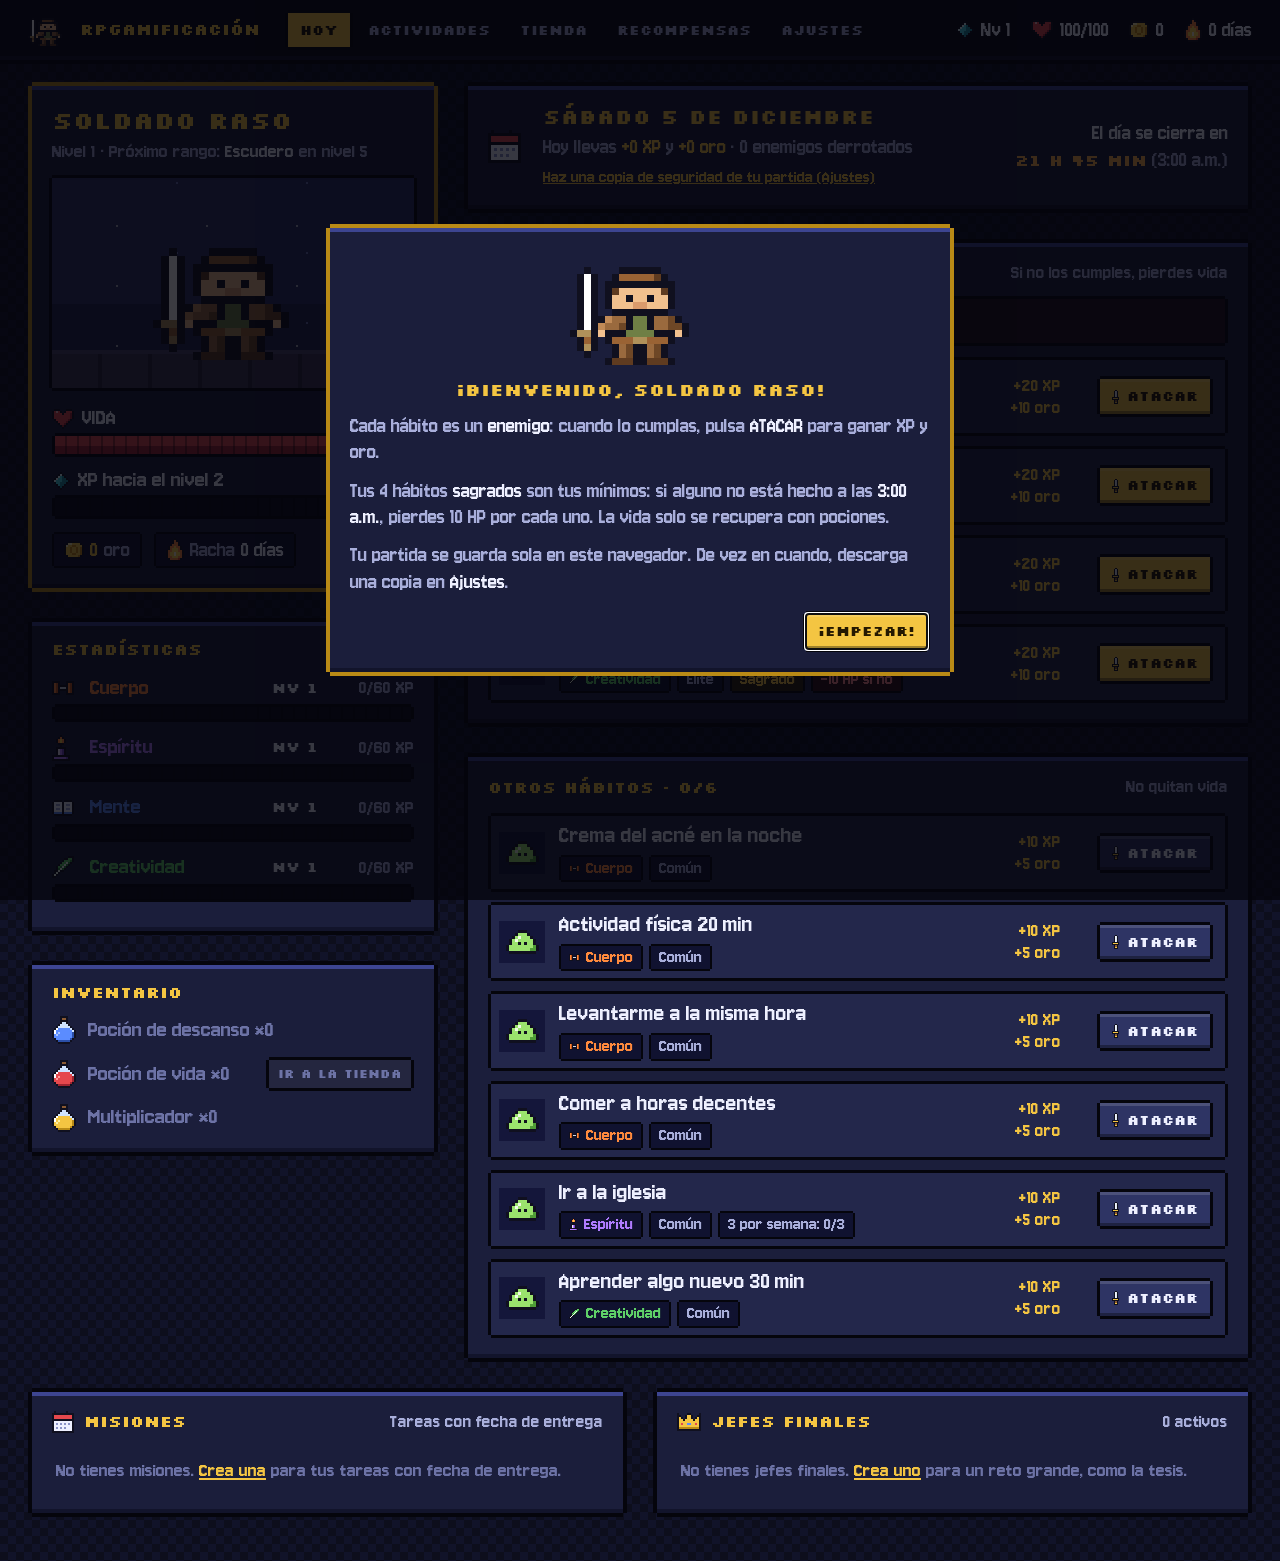
<file: index.html>
<!doctype html>
<html lang="es">
<head>
  <meta charset="utf-8">
  <meta name="viewport" content="width=device-width, initial-scale=1">
  <title>RPGamificación</title>
  <link rel="icon">
  <link rel="stylesheet" href="css/estilos.css">
</head>
<body>
  <header class="cabecera" id="cabecera"></header>
  <main id="app" class="envoltura"></main>

  <!-- El orden importa: primero los dibujos y las reglas, después las pantallas y al final app.js -->
  <script src="js/pixel.js"></script>
  <script src="js/motor.js"></script>
  <script src="js/guardado.js"></script>
  <script src="js/ui.js"></script>
  <script src="js/pantallas/hoy.js"></script>
  <script src="js/pantallas/actividades.js"></script>
  <script src="js/pantallas/formulario.js"></script>
  <script src="js/pantallas/tienda.js"></script>
  <script src="js/pantallas/recompensas.js"></script>
  <script src="js/pantallas/ajustes.js"></script>
  <script src="js/app.js"></script>
</body>
</html>
</file>
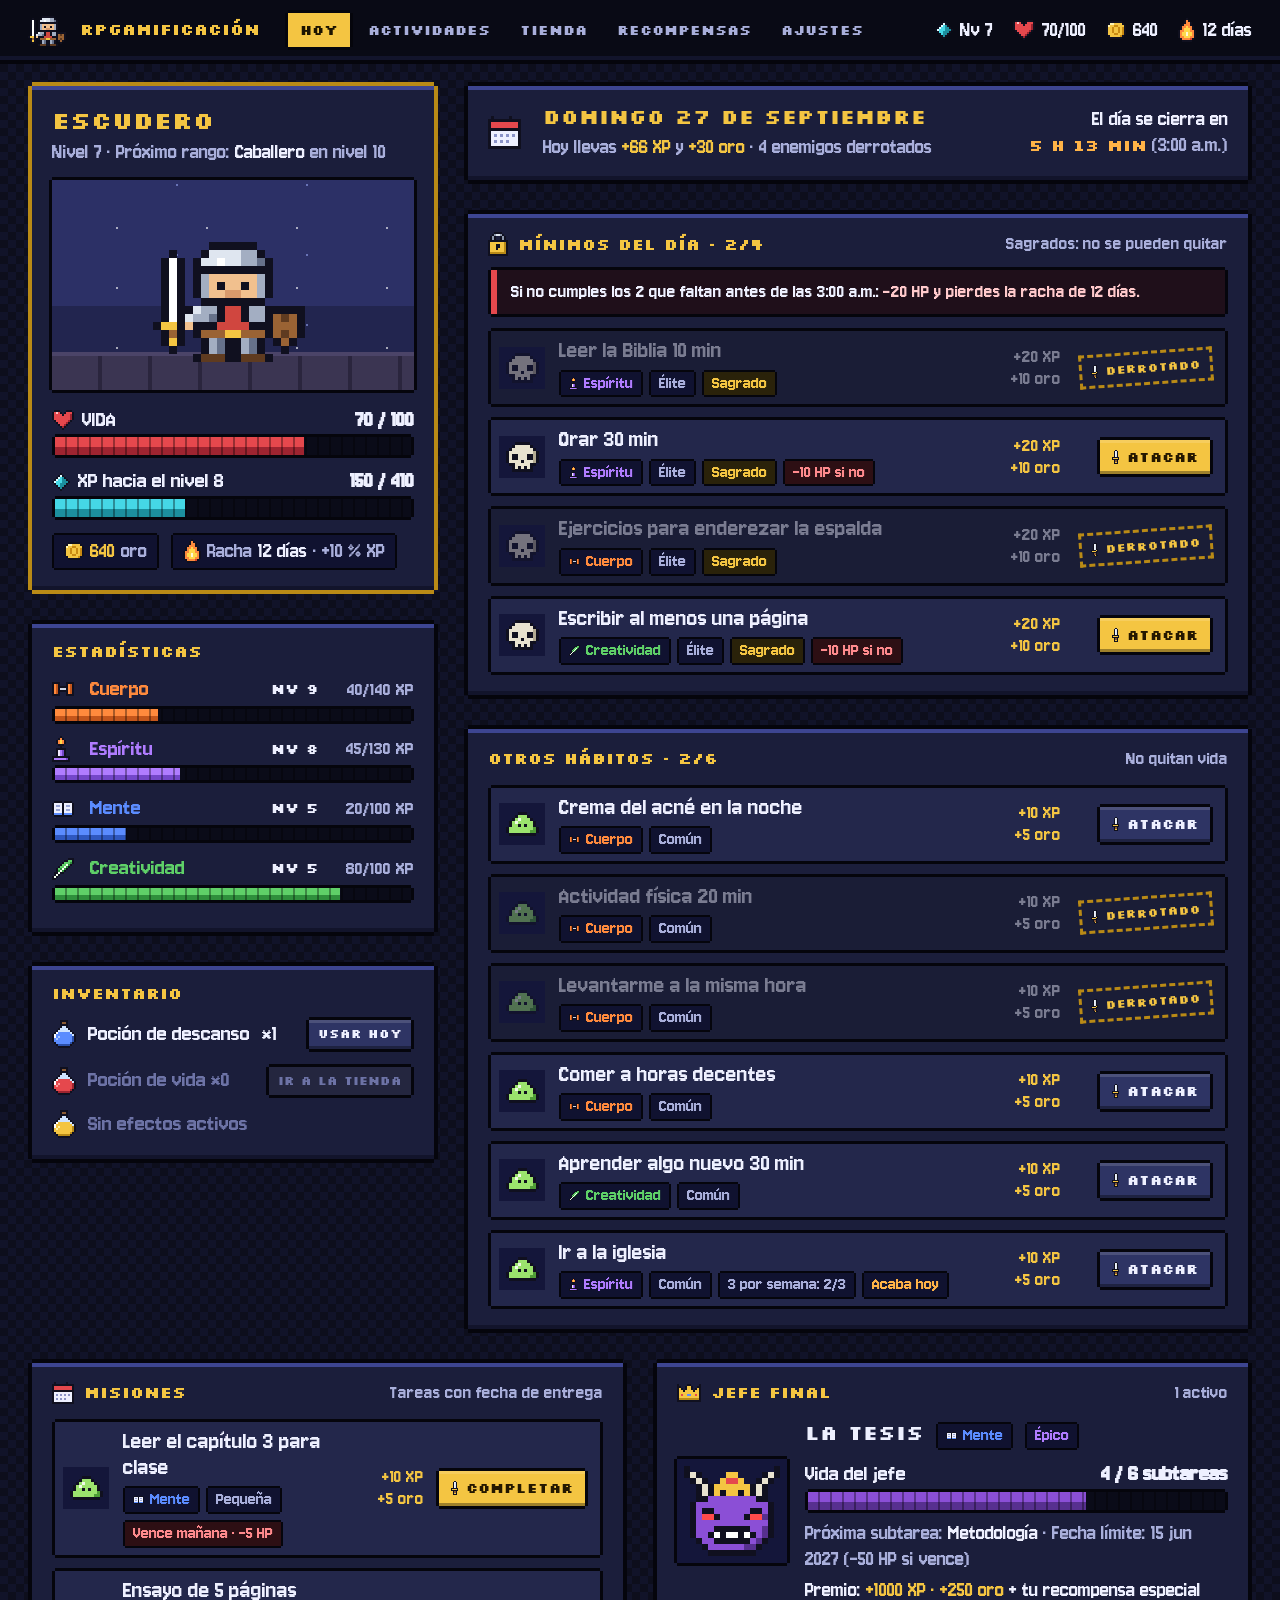
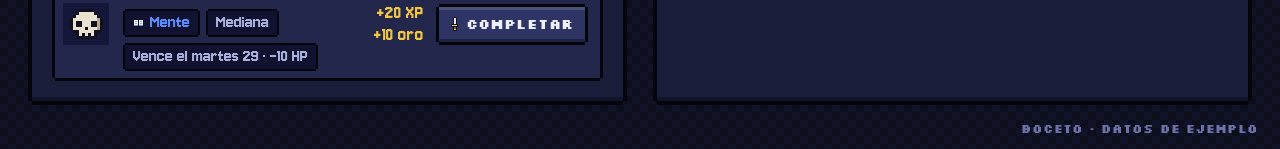
<file: mockups/fuente/01-hoy.html>
<!doctype html>
<html lang="es">
<head>
<meta charset="utf-8">
<title>Boceto · Hoy</title>
<link rel="stylesheet" href="estilos.css">
<script src="pixel.js"></script>
<script src="interfaz.js"></script>
<style>
  .hoy { display: grid; grid-template-columns: 410px 1fr; gap: 26px; align-items: start; }
  .col { display: flex; flex-direction: column; gap: 26px; }
  .rango { font-size: 24px; color: var(--oro); }
  .escenario {
    height: 210px; margin: 14px 0 16px; position: relative; display: flex; align-items: flex-end; justify-content: center;
    background: linear-gradient(#2c3066 0 60%, #22254f 60% 100%);
    box-shadow: 0 -3px 0 0 var(--linea), 0 3px 0 0 var(--linea), -3px 0 0 0 var(--linea), 3px 0 0 0 var(--linea);
    overflow: hidden;
  }
  .escenario::before { /* suelo de piedra */
    content: ""; position: absolute; left: 0; right: 0; bottom: 0; height: 38px;
    background: repeating-linear-gradient(90deg, #3b3552 0 46px, #2a253d 46px 50px);
    box-shadow: inset 0 4px 0 0 #4b4468;
  }
  .escenario .px { position: relative; margin-bottom: 20px; }
  .estrellas { position: absolute; inset: 0; background:
    radial-gradient(#fff 1px, transparent 1.5px) 20px 18px / 90px 60px,
    radial-gradient(#9fb0ff 1px, transparent 1.5px) 60px 40px / 130px 70px; opacity: .6; }
  .linea { display: flex; align-items: center; gap: 8px; font-size: 24px; margin-top: 12px; }
  .linea b { margin-left: auto; font-weight: 700; }
  .fila2 { display: flex; gap: 12px; margin-top: 16px; }
  .fila2 .chip { font-size: 22px; padding: 3px 10px; }
  .stats { display: grid; grid-template-columns: 26px 1fr auto auto; gap: 2px 12px; align-items: center; font-size: 24px; }
  .stats .nv { font-family: "Titulo"; font-weight: 700; font-size: 14px; color: var(--texto); }
  .stats .num { text-align: right; color: var(--suave); font-size: 21px; min-width: 84px; }
  .stats .barra { grid-column: 1 / -1; margin-bottom: 12px; }
  .inv { display: flex; flex-direction: column; gap: 12px; }
  .inv .it { display: flex; align-items: center; gap: 12px; font-size: 24px; }
  .inv .it .btn { margin-left: auto; }
  .dia { display: flex; align-items: center; gap: 22px; }
  .dia .fecha { font-family: "Titulo"; font-weight: 700; font-size: 20px; color: var(--oro); }
  .dia .reloj { margin-left: auto; text-align: right; font-size: 22px; }
  .dia .reloj b { font-family: "Titulo"; font-weight: 700; font-size: 16px; color: var(--aviso); }
  .jefe { display: grid; grid-template-columns: 110px 1fr; gap: 18px; align-items: center; }
  .jefe .retrato { width: 110px; height: 104px; display: grid; place-items: center; background: #14163a;
    box-shadow: 0 -3px 0 0 var(--linea), 0 3px 0 0 var(--linea), -3px 0 0 0 var(--linea), 3px 0 0 0 var(--linea); }
  .inferior { display: grid; grid-template-columns: 1fr 1fr; gap: 26px; margin-top: 26px; }
</style>
</head>
<body data-pagina="hoy">
<main class="envoltura">
  <div class="hoy">
    <!-- Columna izquierda: el personaje -->
    <div class="col">
      <section class="caja dorada">
        <div style="display:flex;align-items:center;gap:12px">
          <div>
            <div class="pixel rango">ESCUDERO</div>
            <div class="suave" style="font-size:22px;margin-top:4px">Nivel 7 · Próximo rango: <b style="color:var(--texto)">Caballero</b> en nivel 10</div>
          </div>
        </div>
        <div class="escenario"><div class="estrellas"></div><span data-px="k:escudero" data-s="8"></span></div>
        <div class="linea"><span data-px="corazon" data-s="2"></span>VIDA <b>70 / 100</b></div>
        <div class="barra vida" style="--p:70%"><i></i></div>
        <div class="linea"><span data-px="xp" data-s="2"></span>XP hacia el nivel 8 <b>150 / 410</b></div>
        <div class="barra xp" style="--p:36.6%"><i></i></div>
        <div class="fila2">
          <span class="chip"><span data-px="moneda" data-s="2"></span><b class="oro">640</b> oro</span>
          <span class="chip"><span data-px="llama" data-s="2"></span>Racha <b style="color:var(--texto)">12 días</b> · +10 % XP</span>
        </div>
      </section>

      <section class="caja">
        <h2 class="titulo">ESTADÍSTICAS</h2>
        <div class="stats">
          <span data-px="cuerpo" data-s="2"></span><span class="c-cuerpo">Cuerpo</span><span class="nv">NV 9</span><span class="num">40/140 XP</span>
          <div class="barra fina" style="--p:29%;--c1:var(--cuerpo);--c2:var(--cuerpo-2)"><i></i></div>
          <span data-px="espiritu" data-s="2"></span><span class="c-espiritu">Espíritu</span><span class="nv">NV 8</span><span class="num">45/130 XP</span>
          <div class="barra fina" style="--p:35%;--c1:var(--espiritu);--c2:var(--espiritu-2)"><i></i></div>
          <span data-px="mente" data-s="2"></span><span class="c-mente">Mente</span><span class="nv">NV 5</span><span class="num">20/100 XP</span>
          <div class="barra fina" style="--p:20%;--c1:var(--mente);--c2:var(--mente-2)"><i></i></div>
          <span data-px="creatividad" data-s="2"></span><span class="c-creatividad">Creatividad</span><span class="nv">NV 5</span><span class="num">80/100 XP</span>
          <div class="barra fina" style="--p:80%;--c1:var(--creatividad);--c2:var(--creatividad-2)"><i></i></div>
        </div>
      </section>

      <section class="caja">
        <h2 class="titulo">INVENTARIO</h2>
        <div class="inv">
          <div class="it"><span data-px="descanso" data-s="2"></span>Poción de descanso <b>×1</b><span class="btn chico">USAR HOY</span></div>
          <div class="it tenue"><span data-px="pocion" data-s="2"></span>Poción de vida ×0<span class="btn chico apagado">IR A LA TIENDA</span></div>
          <div class="it tenue"><span data-px="elixir" data-s="2"></span>Sin efectos activos</div>
        </div>
      </section>
    </div>

    <!-- Columna derecha: el día -->
    <div class="col">
      <section class="caja dia">
        <span data-px="calendario" data-s="3"></span>
        <div>
          <div class="fecha">DOMINGO 27 DE SEPTIEMBRE</div>
          <div class="suave" style="margin-top:6px">Hoy llevas <b class="oro">+66 XP</b> y <b class="oro">+30 oro</b> · 4 enemigos derrotados</div>
        </div>
        <div class="reloj">El día se cierra en<br><b>5 H 13 MIN</b> <span class="suave">(3:00 a.m.)</span></div>
      </section>

      <section class="caja">
        <h2 class="titulo"><span data-px="candado" data-s="2"></span>MÍNIMOS DEL DÍA · 2/4 <span class="der">Sagrados: no se pueden quitar</span></h2>
        <div class="nota peligro" style="margin-bottom:14px"><b>Si no cumples los 2 que faltan antes de las 3:00 a.m.:</b> −20 HP y pierdes la racha de 12 días.</div>
        <div class="lista">
          <div class="enemigo hecho">
            <div class="retrato"><span data-px="elite" data-s="3"></span></div>
            <div><div class="nombre">Leer la Biblia 10 min</div>
              <div class="meta"><span class="chip espiritu"><span data-px="espiritu" data-s="1"></span>Espíritu</span><span class="chip">Élite</span><span class="chip sagrado">Sagrado</span></div></div>
            <div class="premio">+20 XP<br>+10 oro</div>
            <div class="accion"><span class="sello"><span data-px="espada" data-s="1"></span>DERROTADO</span></div>
          </div>
          <div class="enemigo">
            <div class="retrato"><span data-px="elite" data-s="3"></span></div>
            <div><div class="nombre">Orar 30 min</div>
              <div class="meta"><span class="chip espiritu"><span data-px="espiritu" data-s="1"></span>Espíritu</span><span class="chip">Élite</span><span class="chip sagrado">Sagrado</span><span class="chip minimo">−10 HP si no</span></div></div>
            <div class="premio oro">+20 XP<br>+10 oro</div>
            <div class="accion"><span class="btn dorado"><span data-px="espada" data-s="1"></span>ATACAR</span></div>
          </div>
          <div class="enemigo hecho">
            <div class="retrato"><span data-px="elite" data-s="3"></span></div>
            <div><div class="nombre">Ejercicios para enderezar la espalda</div>
              <div class="meta"><span class="chip cuerpo"><span data-px="cuerpo" data-s="1"></span>Cuerpo</span><span class="chip">Élite</span><span class="chip sagrado">Sagrado</span></div></div>
            <div class="premio">+20 XP<br>+10 oro</div>
            <div class="accion"><span class="sello"><span data-px="espada" data-s="1"></span>DERROTADO</span></div>
          </div>
          <div class="enemigo">
            <div class="retrato"><span data-px="elite" data-s="3"></span></div>
            <div><div class="nombre">Escribir al menos una página</div>
              <div class="meta"><span class="chip creatividad"><span data-px="creatividad" data-s="1"></span>Creatividad</span><span class="chip">Élite</span><span class="chip sagrado">Sagrado</span><span class="chip minimo">−10 HP si no</span></div></div>
            <div class="premio oro">+20 XP<br>+10 oro</div>
            <div class="accion"><span class="btn dorado"><span data-px="espada" data-s="1"></span>ATACAR</span></div>
          </div>
        </div>
      </section>

      <section class="caja">
        <h2 class="titulo">OTROS HÁBITOS · 2/6 <span class="der">No quitan vida</span></h2>
        <div class="lista">
          <div class="enemigo">
            <div class="retrato"><span data-px="comun" data-s="3"></span></div>
            <div><div class="nombre">Crema del acné en la noche</div>
              <div class="meta"><span class="chip cuerpo"><span data-px="cuerpo" data-s="1"></span>Cuerpo</span><span class="chip">Común</span></div></div>
            <div class="premio oro">+10 XP<br>+5 oro</div>
            <div class="accion"><span class="btn"><span data-px="espada" data-s="1"></span>ATACAR</span></div>
          </div>
          <div class="enemigo hecho">
            <div class="retrato"><span data-px="comun" data-s="3"></span></div>
            <div><div class="nombre">Actividad física 20 min</div>
              <div class="meta"><span class="chip cuerpo"><span data-px="cuerpo" data-s="1"></span>Cuerpo</span><span class="chip">Común</span></div></div>
            <div class="premio">+10 XP<br>+5 oro</div>
            <div class="accion"><span class="sello"><span data-px="espada" data-s="1"></span>DERROTADO</span></div>
          </div>
          <div class="enemigo hecho">
            <div class="retrato"><span data-px="comun" data-s="3"></span></div>
            <div><div class="nombre">Levantarme a la misma hora</div>
              <div class="meta"><span class="chip cuerpo"><span data-px="cuerpo" data-s="1"></span>Cuerpo</span><span class="chip">Común</span></div></div>
            <div class="premio">+10 XP<br>+5 oro</div>
            <div class="accion"><span class="sello"><span data-px="espada" data-s="1"></span>DERROTADO</span></div>
          </div>
          <div class="enemigo">
            <div class="retrato"><span data-px="comun" data-s="3"></span></div>
            <div><div class="nombre">Comer a horas decentes</div>
              <div class="meta"><span class="chip cuerpo"><span data-px="cuerpo" data-s="1"></span>Cuerpo</span><span class="chip">Común</span></div></div>
            <div class="premio oro">+10 XP<br>+5 oro</div>
            <div class="accion"><span class="btn"><span data-px="espada" data-s="1"></span>ATACAR</span></div>
          </div>
          <div class="enemigo">
            <div class="retrato"><span data-px="comun" data-s="3"></span></div>
            <div><div class="nombre">Aprender algo nuevo 30 min</div>
              <div class="meta"><span class="chip creatividad"><span data-px="creatividad" data-s="1"></span>Creatividad</span><span class="chip">Común</span></div></div>
            <div class="premio oro">+10 XP<br>+5 oro</div>
            <div class="accion"><span class="btn"><span data-px="espada" data-s="1"></span>ATACAR</span></div>
          </div>
          <div class="enemigo">
            <div class="retrato"><span data-px="comun" data-s="3"></span></div>
            <div><div class="nombre">Ir a la iglesia</div>
              <div class="meta"><span class="chip espiritu"><span data-px="espiritu" data-s="1"></span>Espíritu</span><span class="chip">Común</span><span class="chip">3 por semana: 2/3</span><span class="chip" style="color:var(--aviso)">Acaba hoy</span></div></div>
            <div class="premio oro">+10 XP<br>+5 oro</div>
            <div class="accion"><span class="btn"><span data-px="espada" data-s="1"></span>ATACAR</span></div>
          </div>
        </div>
      </section>
    </div>
  </div>

  <div class="inferior">
    <section class="caja">
      <h2 class="titulo"><span data-px="calendario" data-s="2"></span>MISIONES <span class="der">Tareas con fecha de entrega</span></h2>
      <div class="lista">
        <div class="enemigo" style="grid-template-columns:46px 1fr auto 150px">
          <div class="retrato"><span data-px="comun" data-s="3"></span></div>
          <div><div class="nombre">Leer el capítulo 3 para clase</div>
            <div class="meta"><span class="chip mente"><span data-px="mente" data-s="1"></span>Mente</span><span class="chip">Pequeña</span><span class="chip minimo">Vence mañana · −5 HP</span></div></div>
          <div class="premio oro">+10 XP<br>+5 oro</div>
          <div class="accion"><span class="btn dorado"><span data-px="espada" data-s="1"></span>COMPLETAR</span></div>
        </div>
        <div class="enemigo" style="grid-template-columns:46px 1fr auto 150px">
          <div class="retrato"><span data-px="elite" data-s="3"></span></div>
          <div><div class="nombre">Ensayo de 5 páginas</div>
            <div class="meta"><span class="chip mente"><span data-px="mente" data-s="1"></span>Mente</span><span class="chip">Mediana</span><span class="chip">Vence el martes 29 · −10 HP</span></div></div>
          <div class="premio oro">+20 XP<br>+10 oro</div>
          <div class="accion"><span class="btn"><span data-px="espada" data-s="1"></span>COMPLETAR</span></div>
        </div>
      </div>
    </section>

    <section class="caja">
      <h2 class="titulo"><span data-px="corona" data-s="2"></span>JEFE FINAL <span class="der">1 activo</span></h2>
      <div class="jefe">
        <div class="retrato"><span data-px="jefe" data-s="6"></span></div>
        <div>
          <div style="display:flex;align-items:baseline;gap:12px"><span class="pixel" style="font-size:20px">LA TESIS</span><span class="chip mente"><span data-px="mente" data-s="1"></span>Mente</span><span class="chip" style="color:var(--espiritu)">Épico</span></div>
          <div class="linea" style="margin-top:10px">Vida del jefe <b>4 / 6 subtareas</b></div>
          <div class="barra jefe" style="--p:66.6%"><i></i></div>
          <div class="suave" style="font-size:22px;margin-top:10px">Próxima subtarea: <b style="color:var(--texto)">Metodología</b> · Fecha límite: 15 jun 2027 (−50 HP si vence)</div>
          <div style="font-size:22px;margin-top:4px">Premio: <b class="oro">+1000 XP · +250 oro</b> + tu recompensa especial</div>
        </div>
      </div>
    </section>
  </div>
</main>
</body>
</html>
</file>
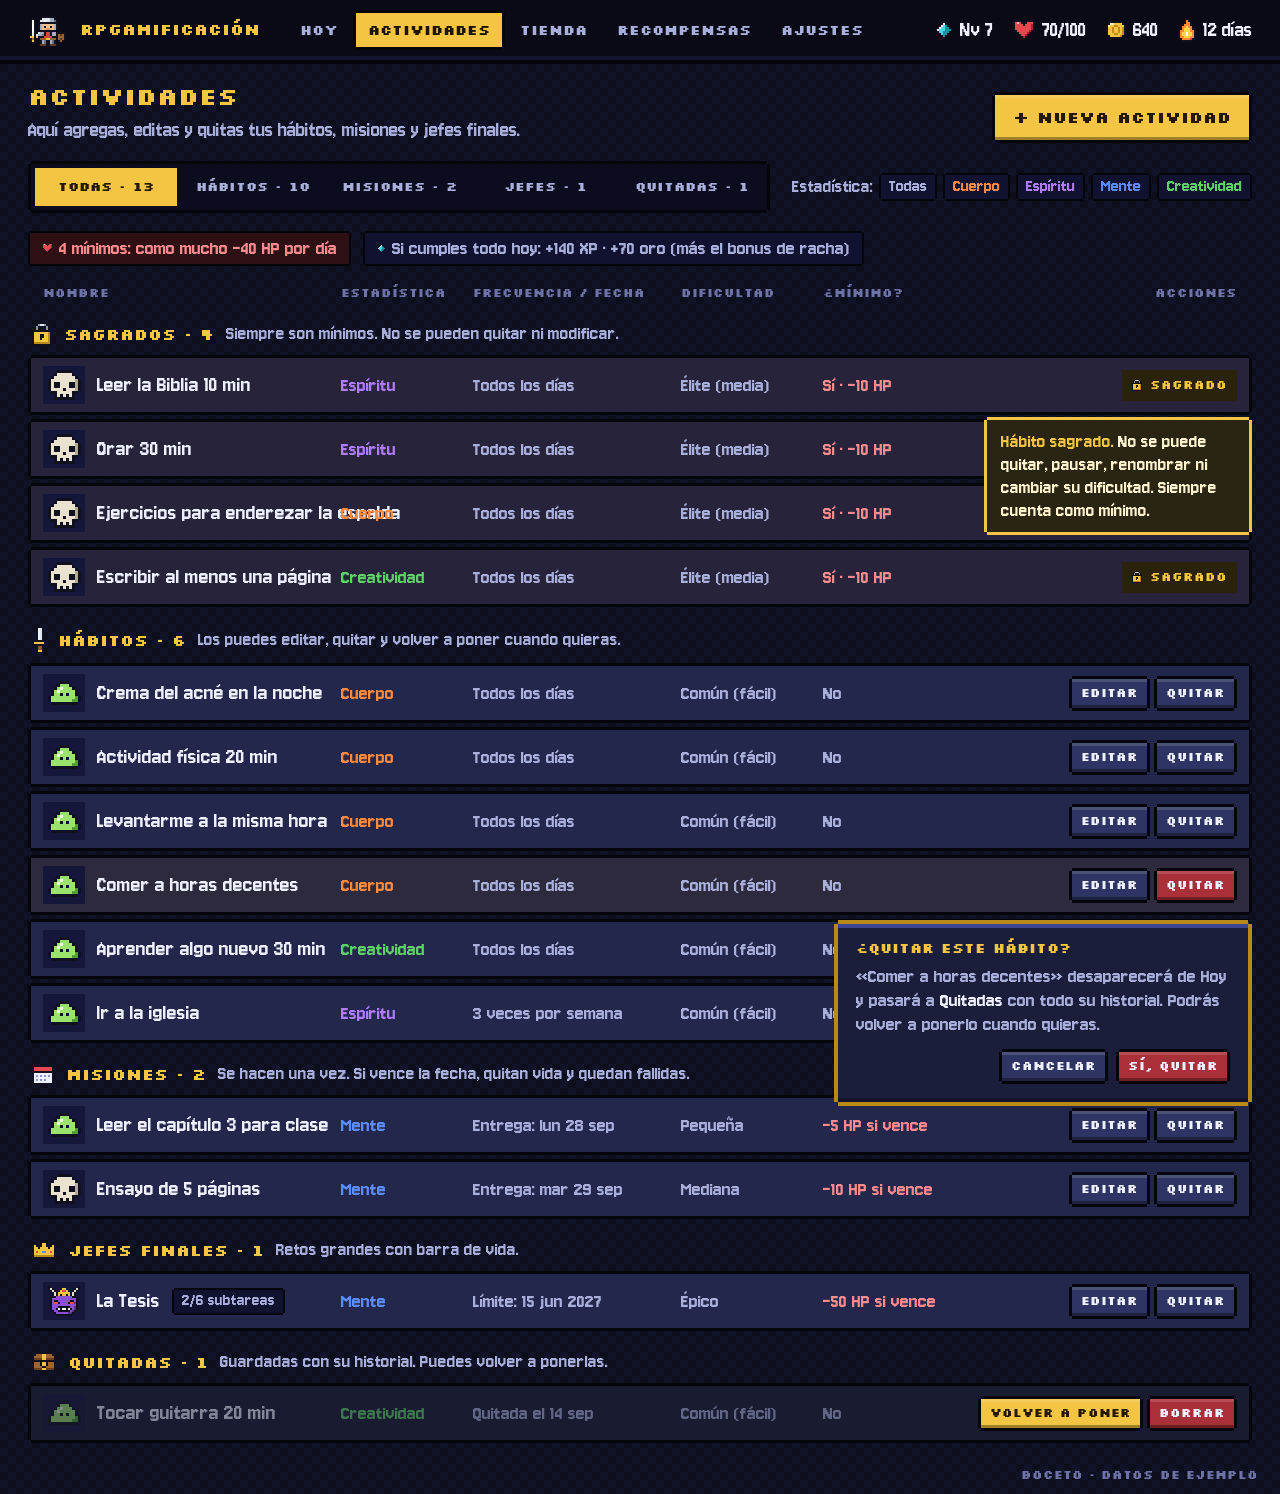
<file: mockups/fuente/02-actividades.html>
<!doctype html>
<html lang="es">
<head>
<meta charset="utf-8">
<title>Boceto · Actividades</title>
<link rel="stylesheet" href="estilos.css">
<script src="pixel.js"></script>
<script src="interfaz.js"></script>
<style>
  .encabezado { display: flex; align-items: flex-end; gap: 20px; margin-bottom: 18px; }
  .encabezado .btn { margin-left: auto; }
  .filtros { display: flex; gap: 22px; align-items: center; margin-bottom: 18px; }
  .filtros .pestanas { width: 820px; }
  .filtros .pestanas > div { font-size: 13px; }
  .filtros .stat { display: flex; gap: 6px; align-items: center; font-size: 20px; color: var(--suave); }
  .resumen { display: flex; gap: 12px; margin: 0 0 20px; }
  .resumen .chip { font-size: 21px; padding: 3px 12px; }
  .tabla { position: relative; }
  .fila {
    display: grid; grid-template-columns: minmax(0, 1fr) 120px 196px 130px 140px 262px; gap: 12px; align-items: center;
    padding: 8px 12px; background: var(--panel-2); margin: 3px 3px 10px;
    box-shadow: 0 -3px 0 0 var(--linea), 0 3px 0 0 var(--linea), -3px 0 0 0 var(--linea), 3px 0 0 0 var(--linea);
  }
  .fila.cab { background: none; box-shadow: none; padding: 0 12px; margin-bottom: 8px; }
  .fila.cab > div { font-family: "Titulo"; font-weight: 700; font-size: 12px; color: var(--tenue); }
  .fila .nom { display: flex; align-items: center; gap: 12px; font-size: 23px; white-space: nowrap; }
  .fila .nom .retrato { width: 42px; height: 38px; display: grid; place-items: center; background: #14163a; flex: none; }
  .fila .cel { font-size: 21px; color: var(--suave); }
  .fila .acc { display: flex; justify-content: flex-end; gap: 4px; }
  .fila .c-cuerpo { color: var(--cuerpo); } .fila .c-espiritu { color: var(--espiritu); }
  .fila .c-mente { color: var(--mente); } .fila .c-creatividad { color: var(--creatividad); } .fila .rojo { color: #ff8a8d; }
  .fila.sagrada { background: #26233a; }
  .fila.quitada { background: #191b31; }
  .fila.quitada .nom, .fila.quitada .cel { opacity: .5; }
  .seccion { display: flex; align-items: center; gap: 12px; margin: 22px 4px 12px; }
  .seccion .t { font-family: "Titulo"; font-weight: 700; font-size: 16px; color: var(--oro); }
  .seccion .d { font-size: 20px; color: var(--suave); }
  .candado { font-family: "Titulo"; font-weight: 700; font-size: 12px; color: var(--oro); display: inline-flex; gap: 8px; align-items: center;
    padding: 8px 10px; background: #2a220a; }
  .confirmar { position: absolute; right: -6px; width: 430px; z-index: 6; padding: 16px 18px 18px; }
  .confirmar .t { font-family: "Titulo"; font-weight: 700; font-size: 14px; color: var(--oro); margin-bottom: 8px; }
  .confirmar p { margin: 0 0 12px; font-size: 21px; color: var(--suave); line-height: 1.15; }
  .confirmar .bts { display: flex; justify-content: flex-end; gap: 8px; }
  .flecha { position: absolute; width: 0; height: 0; border: 12px solid transparent; }
</style>
</head>
<body data-pagina="actividades">
<main class="envoltura">
  <div class="encabezado">
    <div>
      <h1 class="pagina">ACTIVIDADES</h1>
      <div class="suave">Aquí agregas, editas y quitas tus hábitos, misiones y jefes finales.</div>
    </div>
    <span class="btn dorado grande">+ NUEVA ACTIVIDAD</span>
  </div>

  <div class="filtros">
    <div class="pestanas">
      <div class="activa">TODAS · 13</div><div>HÁBITOS · 10</div><div>MISIONES · 2</div><div>JEFES · 1</div><div>QUITADAS · 1</div>
    </div>
    <div class="stat">Estadística:
      <span class="chip">Todas</span><span class="chip cuerpo">Cuerpo</span><span class="chip espiritu">Espíritu</span><span class="chip mente">Mente</span><span class="chip creatividad">Creatividad</span>
    </div>
  </div>

  <div class="resumen">
    <span class="chip minimo"><span data-px="corazon" data-s="1"></span>4 mínimos: como mucho −40 HP por día</span>
    <span class="chip"><span data-px="xp" data-s="1"></span>Si cumples todo hoy: +140 XP · +70 oro (más el bonus de racha)</span>
  </div>

  <div class="tabla">
    <div class="fila cab"><div>NOMBRE</div><div>ESTADÍSTICA</div><div>FRECUENCIA / FECHA</div><div>DIFICULTAD</div><div>¿MÍNIMO?</div><div style="text-align:right">ACCIONES</div></div>

    <div class="seccion"><span data-px="candado" data-s="2"></span><span class="t">SAGRADOS · 4</span><span class="d">Siempre son mínimos. No se pueden quitar ni modificar.</span></div>
    <div class="fila sagrada">
      <div class="nom"><span class="retrato"><span data-px="elite" data-s="3"></span></span>Leer la Biblia 10 min</div>
      <div class="cel c-espiritu">Espíritu</div><div class="cel">Todos los días</div><div class="cel">Élite (media)</div>
      <div class="cel rojo">Sí · −10 HP</div><div class="acc"><span class="candado" id="candado1"><span data-px="candado" data-s="1"></span>SAGRADO</span></div>
    </div>
    <div class="globo" style="right:3px;top:134px;width:262px">
      <b style="color:var(--oro)">Hábito sagrado.</b> No se puede quitar, pausar, renombrar ni cambiar su dificultad. Siempre cuenta como mínimo.
    </div>
    <div class="fila sagrada">
      <div class="nom"><span class="retrato"><span data-px="elite" data-s="3"></span></span>Orar 30 min</div>
      <div class="cel c-espiritu">Espíritu</div><div class="cel">Todos los días</div><div class="cel">Élite (media)</div>
      <div class="cel rojo">Sí · −10 HP</div><div class="acc"><span class="candado"><span data-px="candado" data-s="1"></span>SAGRADO</span></div>
    </div>
    <div class="fila sagrada">
      <div class="nom"><span class="retrato"><span data-px="elite" data-s="3"></span></span>Ejercicios para enderezar la espalda</div>
      <div class="cel c-cuerpo">Cuerpo</div><div class="cel">Todos los días</div><div class="cel">Élite (media)</div>
      <div class="cel rojo">Sí · −10 HP</div><div class="acc"><span class="candado"><span data-px="candado" data-s="1"></span>SAGRADO</span></div>
    </div>
    <div class="fila sagrada">
      <div class="nom"><span class="retrato"><span data-px="elite" data-s="3"></span></span>Escribir al menos una página</div>
      <div class="cel c-creatividad">Creatividad</div><div class="cel">Todos los días</div><div class="cel">Élite (media)</div>
      <div class="cel rojo">Sí · −10 HP</div><div class="acc"><span class="candado"><span data-px="candado" data-s="1"></span>SAGRADO</span></div>
    </div>

    <div class="seccion"><span data-px="espada" data-s="2"></span><span class="t">HÁBITOS · 6</span><span class="d">Los puedes editar, quitar y volver a poner cuando quieras.</span></div>
    <div class="fila">
      <div class="nom"><span class="retrato"><span data-px="comun" data-s="3"></span></span>Crema del acné en la noche</div>
      <div class="cel c-cuerpo">Cuerpo</div><div class="cel">Todos los días</div><div class="cel">Común (fácil)</div>
      <div class="cel">No</div><div class="acc"><span class="btn chico">EDITAR</span><span class="btn chico">QUITAR</span></div>
    </div>
    <div class="fila">
      <div class="nom"><span class="retrato"><span data-px="comun" data-s="3"></span></span>Actividad física 20 min</div>
      <div class="cel c-cuerpo">Cuerpo</div><div class="cel">Todos los días</div><div class="cel">Común (fácil)</div>
      <div class="cel">No</div><div class="acc"><span class="btn chico">EDITAR</span><span class="btn chico">QUITAR</span></div>
    </div>
    <div class="fila">
      <div class="nom"><span class="retrato"><span data-px="comun" data-s="3"></span></span>Levantarme a la misma hora</div>
      <div class="cel c-cuerpo">Cuerpo</div><div class="cel">Todos los días</div><div class="cel">Común (fácil)</div>
      <div class="cel">No</div><div class="acc"><span class="btn chico">EDITAR</span><span class="btn chico">QUITAR</span></div>
    </div>
    <div class="fila" style="background:#2c2a3c">
      <div class="nom"><span class="retrato"><span data-px="comun" data-s="3"></span></span>Comer a horas decentes</div>
      <div class="cel c-cuerpo">Cuerpo</div><div class="cel">Todos los días</div><div class="cel">Común (fácil)</div>
      <div class="cel">No</div><div class="acc"><span class="btn chico">EDITAR</span><span class="btn chico peligro">QUITAR</span></div>
    </div>
    <div class="caja dorada confirmar" style="top:634px;width:410px;right:0">
      <div class="t">¿QUITAR ESTE HÁBITO?</div>
      <p>«Comer a horas decentes» desaparecerá de Hoy y pasará a <b>Quitadas</b> con todo su historial. Podrás volver a ponerlo cuando quieras.</p>
      <div class="bts"><span class="btn chico">CANCELAR</span><span class="btn chico peligro">SÍ, QUITAR</span></div>
    </div>
    <div class="fila">
      <div class="nom"><span class="retrato"><span data-px="comun" data-s="3"></span></span>Aprender algo nuevo 30 min</div>
      <div class="cel c-creatividad">Creatividad</div><div class="cel">Todos los días</div><div class="cel">Común (fácil)</div>
      <div class="cel">No</div><div class="acc"><span class="btn chico">EDITAR</span><span class="btn chico">QUITAR</span></div>
    </div>
    <div class="fila">
      <div class="nom"><span class="retrato"><span data-px="comun" data-s="3"></span></span>Ir a la iglesia</div>
      <div class="cel c-espiritu">Espíritu</div><div class="cel">3 veces por semana</div><div class="cel">Común (fácil)</div>
      <div class="cel">No</div><div class="acc"><span class="btn chico">EDITAR</span><span class="btn chico">QUITAR</span></div>
    </div>

    <div class="seccion"><span data-px="calendario" data-s="2"></span><span class="t">MISIONES · 2</span><span class="d">Se hacen una vez. Si vence la fecha, quitan vida y quedan fallidas.</span></div>
    <div class="fila">
      <div class="nom"><span class="retrato"><span data-px="comun" data-s="3"></span></span>Leer el capítulo 3 para clase</div>
      <div class="cel c-mente">Mente</div><div class="cel">Entrega: lun 28 sep</div><div class="cel">Pequeña</div>
      <div class="cel rojo">−5 HP si vence</div><div class="acc"><span class="btn chico">EDITAR</span><span class="btn chico">QUITAR</span></div>
    </div>
    <div class="fila">
      <div class="nom"><span class="retrato"><span data-px="elite" data-s="3"></span></span>Ensayo de 5 páginas</div>
      <div class="cel c-mente">Mente</div><div class="cel">Entrega: mar 29 sep</div><div class="cel">Mediana</div>
      <div class="cel rojo">−10 HP si vence</div><div class="acc"><span class="btn chico">EDITAR</span><span class="btn chico">QUITAR</span></div>
    </div>

    <div class="seccion"><span data-px="corona" data-s="2"></span><span class="t">JEFES FINALES · 1</span><span class="d">Retos grandes con barra de vida.</span></div>
    <div class="fila">
      <div class="nom"><span class="retrato"><span data-px="jefe" data-s="2"></span></span>La Tesis <span class="chip" style="font-size:18px">2/6 subtareas</span></div>
      <div class="cel c-mente">Mente</div><div class="cel">Límite: 15 jun 2027</div><div class="cel">Épico</div>
      <div class="cel rojo">−50 HP si vence</div><div class="acc"><span class="btn chico">EDITAR</span><span class="btn chico">QUITAR</span></div>
    </div>

    <div class="seccion"><span data-px="cofre" data-s="2"></span><span class="t">QUITADAS · 1</span><span class="d">Guardadas con su historial. Puedes volver a ponerlas.</span></div>
    <div class="fila quitada">
      <div class="nom"><span class="retrato"><span data-px="comun" data-s="3"></span></span>Tocar guitarra 20 min</div>
      <div class="cel c-creatividad">Creatividad</div><div class="cel">Quitada el 14 sep</div><div class="cel">Común (fácil)</div>
      <div class="cel">No</div><div class="acc" style="opacity:1"><span class="btn chico dorado">VOLVER A PONER</span><span class="btn chico peligro">BORRAR</span></div>
    </div>
  </div>
</main>
</body>
</html>
</file>
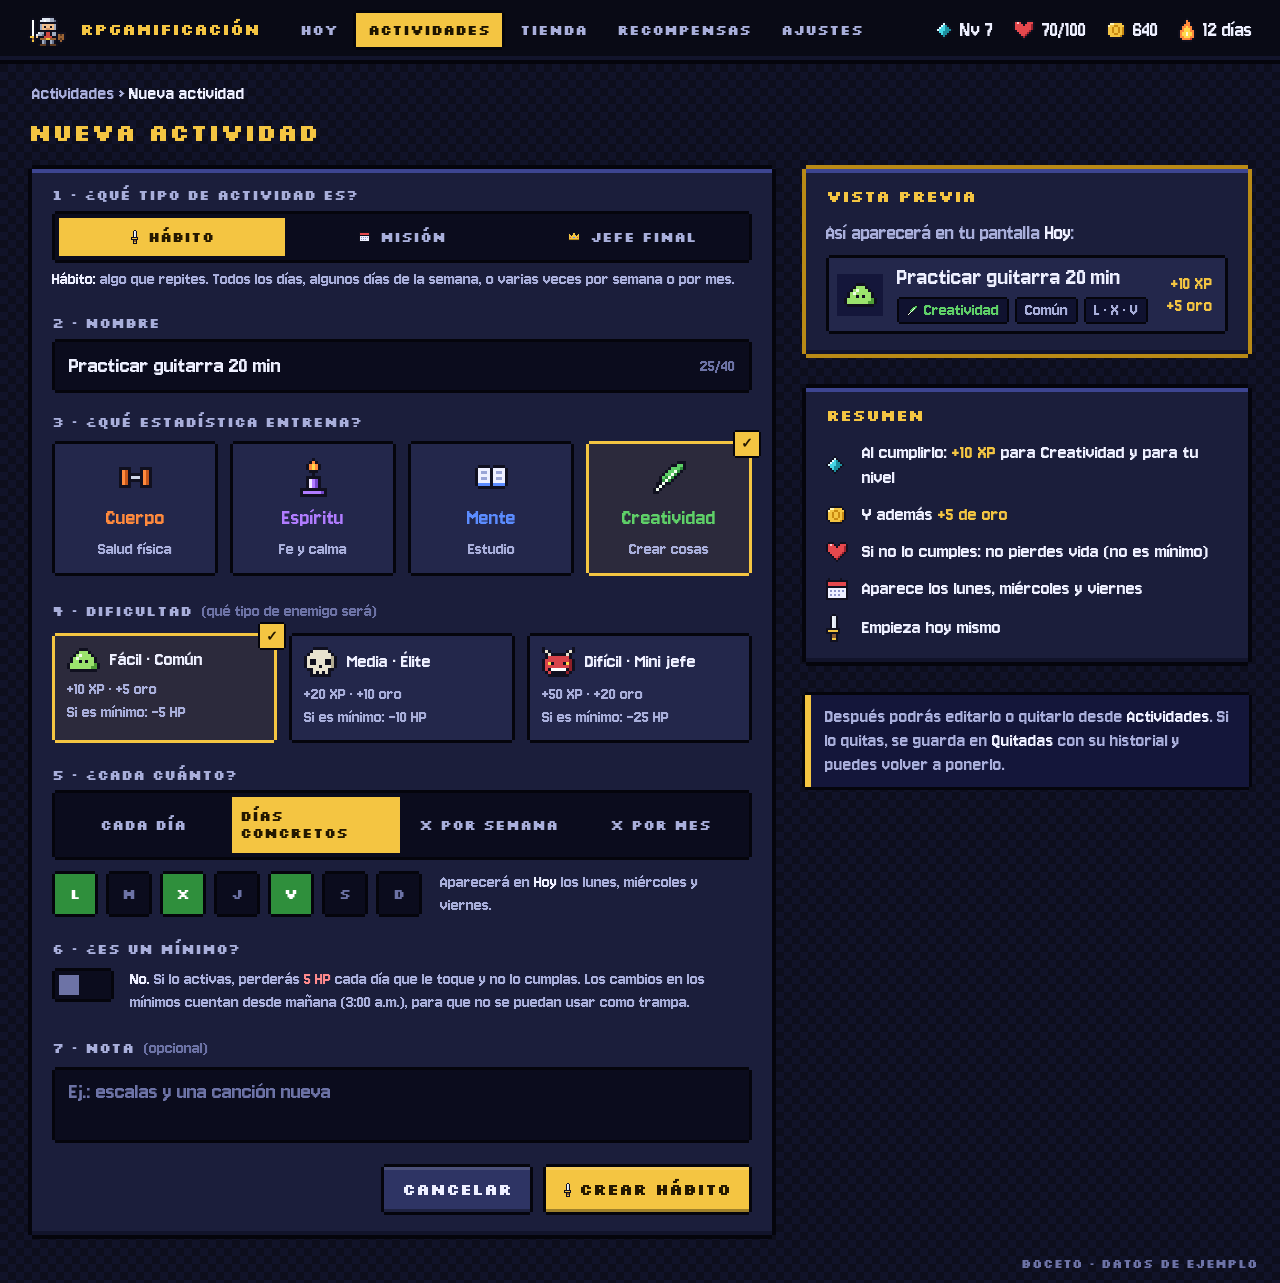
<file: mockups/fuente/03-nuevo-habito.html>
<!doctype html>
<html lang="es">
<head>
<meta charset="utf-8">
<title>Boceto · Nuevo hábito</title>
<link rel="stylesheet" href="estilos.css">
<script src="pixel.js"></script>
<script src="interfaz.js"></script>
</head>
<body data-pagina="actividades">
<main class="envoltura">
  <div class="migas">Actividades › <b>Nueva actividad</b></div>
  <h1 class="pagina" style="margin-bottom:18px">NUEVA ACTIVIDAD</h1>

  <div class="form-rejilla">
    <section class="caja">
      <div class="paso">
        <div class="etiqueta">1 · ¿QUÉ TIPO DE ACTIVIDAD ES?</div>
        <div class="pestanas">
          <div class="activa"><span data-px="espada" data-s="1"></span>HÁBITO</div>
          <div><span data-px="calendario" data-s="1"></span>MISIÓN</div>
          <div><span data-px="corona" data-s="1"></span>JEFE FINAL</div>
        </div>
        <div class="ayuda"><b>Hábito:</b> algo que repites. Todos los días, algunos días de la semana, o varias veces por semana o por mes.</div>
      </div>

      <div class="paso">
        <div class="etiqueta">2 · NOMBRE</div>
        <div class="campo">Practicar guitarra 20 min<span class="contador">25/40</span></div>
      </div>

      <div class="paso">
        <div class="etiqueta">3 · ¿QUÉ ESTADÍSTICA ENTRENA?</div>
        <div class="opciones cuatro">
          <div class="opcion stat"><div class="cab"><span data-px="cuerpo" data-s="3"></span><span class="c-cuerpo">Cuerpo</span></div><div class="det">Salud física</div></div>
          <div class="opcion stat"><div class="cab"><span data-px="espiritu" data-s="3"></span><span class="c-espiritu">Espíritu</span></div><div class="det">Fe y calma</div></div>
          <div class="opcion stat"><div class="cab"><span data-px="mente" data-s="3"></span><span class="c-mente">Mente</span></div><div class="det">Estudio</div></div>
          <div class="opcion stat elegida"><div class="cab"><span data-px="creatividad" data-s="3"></span><span class="c-creatividad">Creatividad</span></div><div class="det">Crear cosas</div></div>
        </div>
      </div>

      <div class="paso">
        <div class="etiqueta">4 · DIFICULTAD <span class="opc">(qué tipo de enemigo será)</span></div>
        <div class="opciones tres">
          <div class="opcion elegida"><div class="cab"><span data-px="comun" data-s="3"></span>Fácil · Común</div><div class="det">+10 XP · +5 oro<br>Si es mínimo: −5 HP</div></div>
          <div class="opcion"><div class="cab"><span data-px="elite" data-s="3"></span>Media · Élite</div><div class="det">+20 XP · +10 oro<br>Si es mínimo: −10 HP</div></div>
          <div class="opcion"><div class="cab"><span data-px="minijefe" data-s="3"></span>Difícil · Mini jefe</div><div class="det">+50 XP · +20 oro<br>Si es mínimo: −25 HP</div></div>
        </div>
      </div>

      <div class="paso">
        <div class="etiqueta">5 · ¿CADA CUÁNTO?</div>
        <div class="pestanas">
          <div>CADA DÍA</div><div class="activa">DÍAS CONCRETOS</div><div>X POR SEMANA</div><div>X POR MES</div>
        </div>
        <div style="display:flex;align-items:center;gap:18px;margin-top:14px">
          <div class="dias"><span class="si">L</span><span>M</span><span class="si">X</span><span>J</span><span class="si">V</span><span>S</span><span>D</span></div>
          <div class="ayuda" style="margin:0">Aparecerá en <b>Hoy</b> los lunes, miércoles y viernes.</div>
        </div>
      </div>

      <div class="paso">
        <div class="etiqueta">6 · ¿ES UN MÍNIMO?</div>
        <div style="display:flex;gap:16px;align-items:flex-start">
          <span class="interruptor"></span>
          <div class="ayuda" style="margin:0"><b>No.</b> Si lo activas, perderás <b style="color:#ff8a8d">5 HP</b> cada día que le toque y no lo cumplas. Los cambios en los mínimos cuentan desde mañana (3:00 a.m.), para que no se puedan usar como trampa.</div>
        </div>
      </div>

      <div class="paso">
        <div class="etiqueta">7 · NOTA <span class="opc">(opcional)</span></div>
        <div class="campo" style="min-height:70px;align-items:flex-start"><span class="ph">Ej.: escalas y una canción nueva</span></div>
      </div>

      <div class="fila-botones">
        <span class="btn grande">CANCELAR</span>
        <span class="btn grande dorado"><span data-px="espada" data-s="1"></span>CREAR HÁBITO</span>
      </div>
    </section>

    <div style="display:flex;flex-direction:column;gap:26px">
      <section class="caja dorada">
        <h2 class="titulo">VISTA PREVIA</h2>
        <div class="suave" style="margin-bottom:12px">Así aparecerá en tu pantalla <b>Hoy</b>:</div>
        <div class="enemigo compacto">
          <div class="retrato"><span data-px="comun" data-s="3"></span></div>
          <div><div class="nombre">Practicar guitarra 20 min</div>
            <div class="meta"><span class="chip creatividad"><span data-px="creatividad" data-s="1"></span>Creatividad</span><span class="chip">Común</span><span class="chip">L · X · V</span></div></div>
          <div class="premio oro">+10 XP<br>+5 oro</div>
        </div>
      </section>

      <section class="caja">
        <h2 class="titulo">RESUMEN</h2>
        <div class="resumen-lista">
          <div><span data-px="xp" data-s="2"></span><span>Al cumplirlo: <b class="oro">+10 XP</b> para Creatividad y para tu nivel</span></div>
          <div><span data-px="moneda" data-s="2"></span><span>Y además <b class="oro">+5 de oro</b></span></div>
          <div><span data-px="corazon" data-s="2"></span><span>Si no lo cumples: <b>no pierdes vida</b> (no es mínimo)</span></div>
          <div><span data-px="calendario" data-s="2"></span><span>Aparece los <b>lunes, miércoles y viernes</b></span></div>
          <div><span data-px="espada" data-s="2"></span><span>Empieza <b>hoy mismo</b></span></div>
        </div>
      </section>

      <div class="nota oro">Después podrás editarlo o quitarlo desde <b>Actividades</b>. Si lo quitas, se guarda en <b>Quitadas</b> con su historial y puedes volver a ponerlo.</div>
    </div>
  </div>
</main>
</body>
</html>
</file>
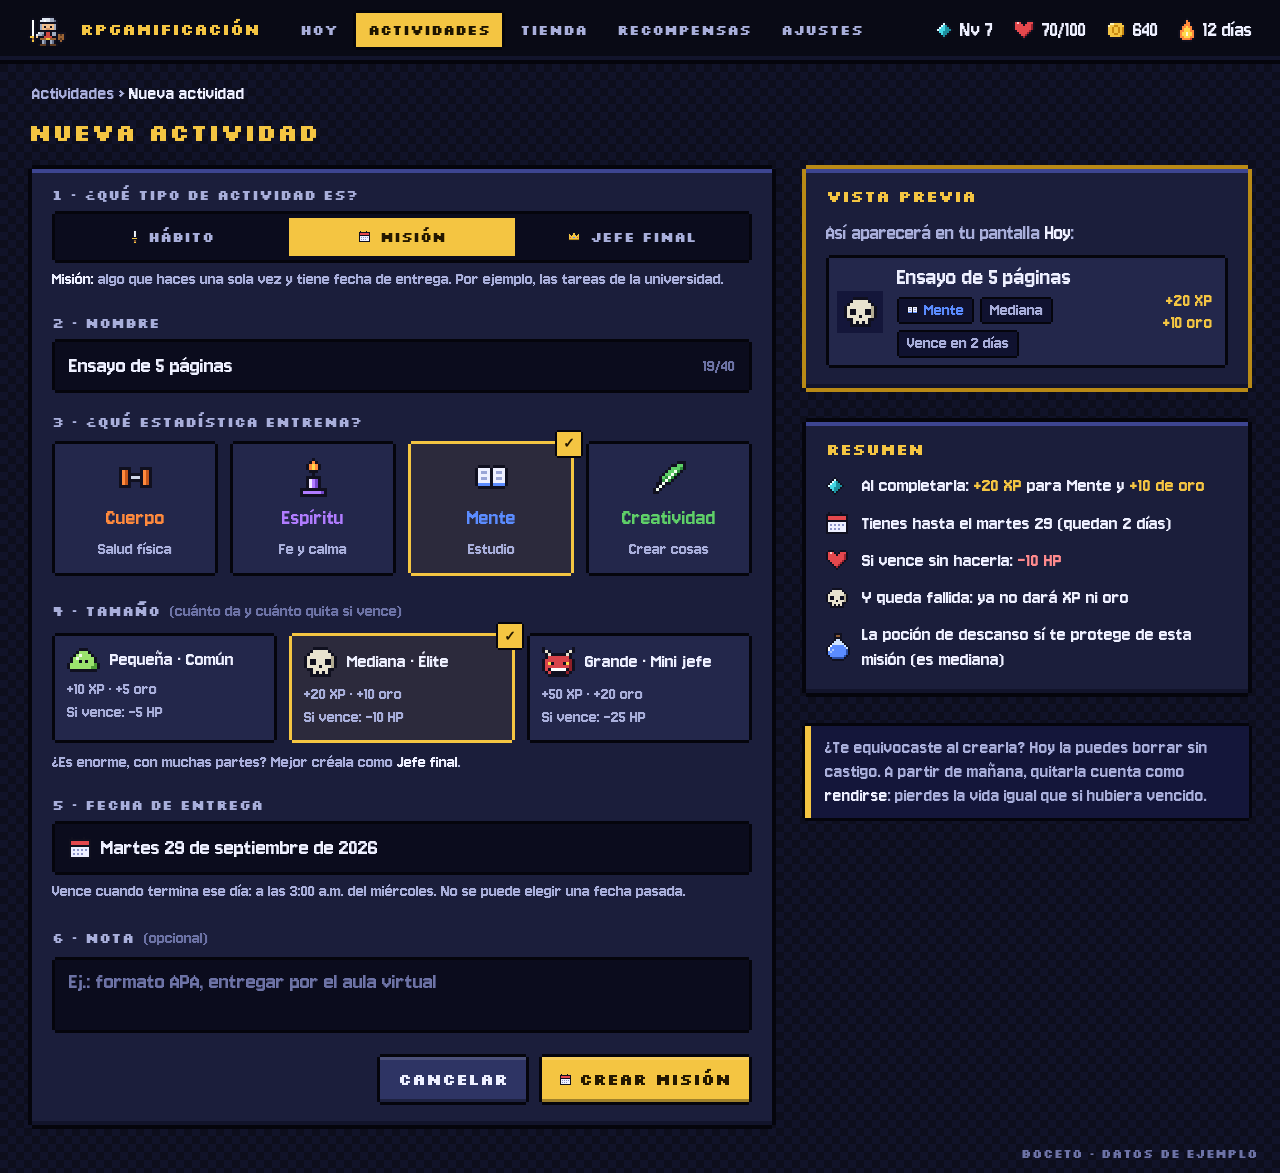
<file: mockups/fuente/04-nueva-mision.html>
<!doctype html>
<html lang="es">
<head>
<meta charset="utf-8">
<title>Boceto · Nueva misión</title>
<link rel="stylesheet" href="estilos.css">
<script src="pixel.js"></script>
<script src="interfaz.js"></script>
</head>
<body data-pagina="actividades">
<main class="envoltura">
  <div class="migas">Actividades › <b>Nueva actividad</b></div>
  <h1 class="pagina" style="margin-bottom:18px">NUEVA ACTIVIDAD</h1>

  <div class="form-rejilla">
    <section class="caja">
      <div class="paso">
        <div class="etiqueta">1 · ¿QUÉ TIPO DE ACTIVIDAD ES?</div>
        <div class="pestanas">
          <div><span data-px="espada" data-s="1"></span>HÁBITO</div>
          <div class="activa"><span data-px="calendario" data-s="1"></span>MISIÓN</div>
          <div><span data-px="corona" data-s="1"></span>JEFE FINAL</div>
        </div>
        <div class="ayuda"><b>Misión:</b> algo que haces una sola vez y tiene fecha de entrega. Por ejemplo, las tareas de la universidad.</div>
      </div>

      <div class="paso">
        <div class="etiqueta">2 · NOMBRE</div>
        <div class="campo">Ensayo de 5 páginas<span class="contador">19/40</span></div>
      </div>

      <div class="paso">
        <div class="etiqueta">3 · ¿QUÉ ESTADÍSTICA ENTRENA?</div>
        <div class="opciones cuatro">
          <div class="opcion stat"><div class="cab"><span data-px="cuerpo" data-s="3"></span><span class="c-cuerpo">Cuerpo</span></div><div class="det">Salud física</div></div>
          <div class="opcion stat"><div class="cab"><span data-px="espiritu" data-s="3"></span><span class="c-espiritu">Espíritu</span></div><div class="det">Fe y calma</div></div>
          <div class="opcion stat elegida"><div class="cab"><span data-px="mente" data-s="3"></span><span class="c-mente">Mente</span></div><div class="det">Estudio</div></div>
          <div class="opcion stat"><div class="cab"><span data-px="creatividad" data-s="3"></span><span class="c-creatividad">Creatividad</span></div><div class="det">Crear cosas</div></div>
        </div>
      </div>

      <div class="paso">
        <div class="etiqueta">4 · TAMAÑO <span class="opc">(cuánto da y cuánto quita si vence)</span></div>
        <div class="opciones tres">
          <div class="opcion"><div class="cab"><span data-px="comun" data-s="3"></span>Pequeña · Común</div><div class="det">+10 XP · +5 oro<br>Si vence: −5 HP</div></div>
          <div class="opcion elegida"><div class="cab"><span data-px="elite" data-s="3"></span>Mediana · Élite</div><div class="det">+20 XP · +10 oro<br>Si vence: −10 HP</div></div>
          <div class="opcion"><div class="cab"><span data-px="minijefe" data-s="3"></span>Grande · Mini jefe</div><div class="det">+50 XP · +20 oro<br>Si vence: −25 HP</div></div>
        </div>
        <div class="ayuda">¿Es enorme, con muchas partes? Mejor créala como <b>Jefe final</b>.</div>
      </div>

      <div class="paso">
        <div class="etiqueta">5 · FECHA DE ENTREGA</div>
        <div class="campo"><span data-px="calendario" data-s="2"></span>Martes 29 de septiembre de 2026</div>
        <div class="ayuda">Vence cuando termina ese día: a las 3:00 a.m. del miércoles. No se puede elegir una fecha pasada.</div>
      </div>

      <div class="paso">
        <div class="etiqueta">6 · NOTA <span class="opc">(opcional)</span></div>
        <div class="campo" style="min-height:70px;align-items:flex-start"><span class="ph">Ej.: formato APA, entregar por el aula virtual</span></div>
      </div>

      <div class="fila-botones">
        <span class="btn grande">CANCELAR</span>
        <span class="btn grande dorado"><span data-px="calendario" data-s="1"></span>CREAR MISIÓN</span>
      </div>
    </section>

    <div style="display:flex;flex-direction:column;gap:26px">
      <section class="caja dorada">
        <h2 class="titulo">VISTA PREVIA</h2>
        <div class="suave" style="margin-bottom:12px">Así aparecerá en tu pantalla <b>Hoy</b>:</div>
        <div class="enemigo compacto">
          <div class="retrato"><span data-px="elite" data-s="3"></span></div>
          <div><div class="nombre">Ensayo de 5 páginas</div>
            <div class="meta"><span class="chip mente"><span data-px="mente" data-s="1"></span>Mente</span><span class="chip">Mediana</span><span class="chip">Vence en 2 días</span></div></div>
          <div class="premio oro">+20 XP<br>+10 oro</div>
        </div>
      </section>

      <section class="caja">
        <h2 class="titulo">RESUMEN</h2>
        <div class="resumen-lista">
          <div><span data-px="xp" data-s="2"></span><span>Al completarla: <b class="oro">+20 XP</b> para Mente y <b class="oro">+10 de oro</b></span></div>
          <div><span data-px="calendario" data-s="2"></span><span>Tienes hasta el <b>martes 29</b> (quedan 2 días)</span></div>
          <div><span data-px="corazon" data-s="2"></span><span>Si vence sin hacerla: <b style="color:#ff8a8d">−10 HP</b></span></div>
          <div><span data-px="calavera" data-s="2"></span><span>Y queda <b>fallida</b>: ya no dará XP ni oro</span></div>
          <div><span data-px="descanso" data-s="2"></span><span>La poción de descanso <b>sí</b> te protege de esta misión (es mediana)</span></div>
        </div>
      </section>

      <div class="nota oro">¿Te equivocaste al crearla? Hoy la puedes borrar sin castigo. A partir de mañana, quitarla cuenta como <b>rendirse</b>: pierdes la vida igual que si hubiera vencido.</div>
    </div>
  </div>
</main>
</body>
</html>
</file>
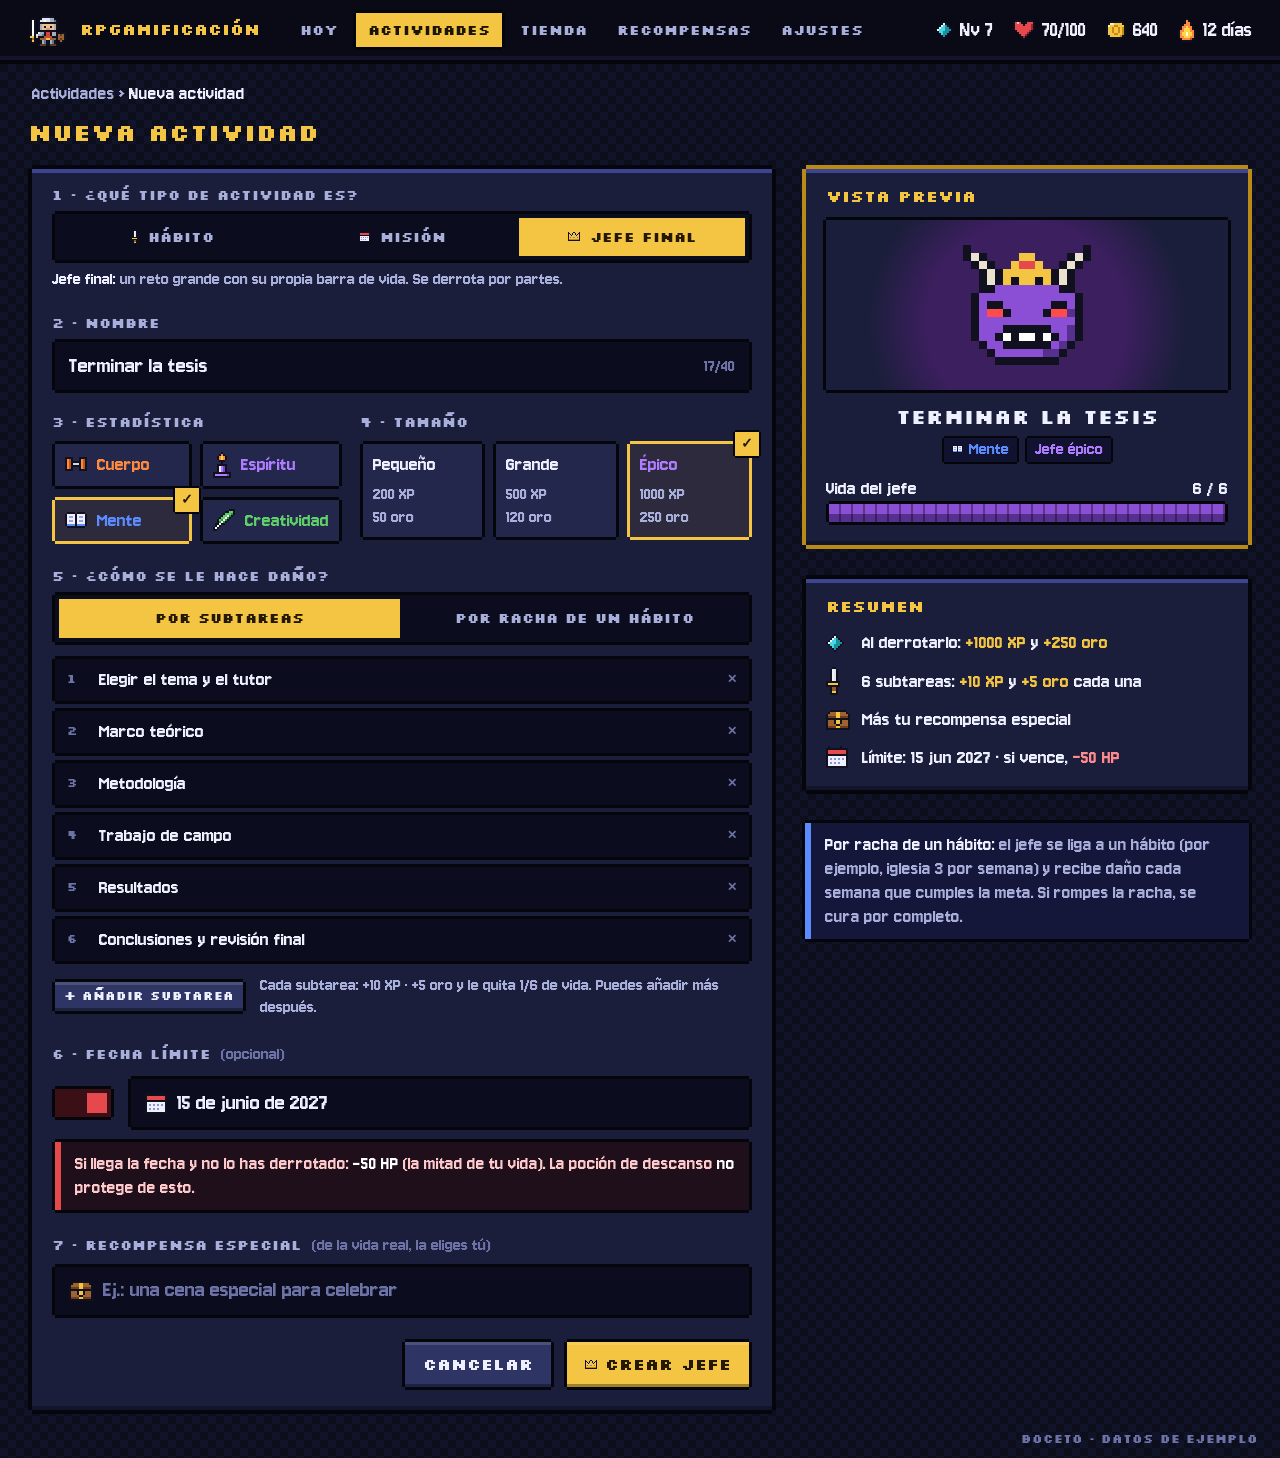
<file: mockups/fuente/05-nuevo-jefe.html>
<!doctype html>
<html lang="es">
<head>
<meta charset="utf-8">
<title>Boceto · Nuevo jefe final</title>
<link rel="stylesheet" href="estilos.css">
<script src="pixel.js"></script>
<script src="interfaz.js"></script>
<style>
  .carta-jefe { text-align: center; }
  .carta-jefe .foso { height: 170px; display: grid; place-items: center; margin: 4px 0 14px;
    background: radial-gradient(circle at 50% 60%, #3b1f5e 0 45%, #1b1e3b 70%);
    box-shadow: 0 -3px 0 0 var(--linea), 0 3px 0 0 var(--linea), -3px 0 0 0 var(--linea), 3px 0 0 0 var(--linea); }
  .carta-jefe .nombre-jefe { font-family: "Titulo"; font-weight: 700; font-size: 20px; color: var(--texto); }
</style>
</head>
<body data-pagina="actividades">
<main class="envoltura">
  <div class="migas">Actividades › <b>Nueva actividad</b></div>
  <h1 class="pagina" style="margin-bottom:18px">NUEVA ACTIVIDAD</h1>

  <div class="form-rejilla">
    <section class="caja">
      <div class="paso">
        <div class="etiqueta">1 · ¿QUÉ TIPO DE ACTIVIDAD ES?</div>
        <div class="pestanas">
          <div><span data-px="espada" data-s="1"></span>HÁBITO</div>
          <div><span data-px="calendario" data-s="1"></span>MISIÓN</div>
          <div class="activa"><span data-px="corona" data-s="1"></span>JEFE FINAL</div>
        </div>
        <div class="ayuda"><b>Jefe final:</b> un reto grande con su propia barra de vida. Se derrota por partes.</div>
      </div>

      <div class="paso">
        <div class="etiqueta">2 · NOMBRE</div>
        <div class="campo">Terminar la tesis<span class="contador">17/40</span></div>
      </div>

      <div class="paso" style="display:grid;grid-template-columns:1fr 1.35fr;gap:18px">
        <div>
          <div class="etiqueta">3 · ESTADÍSTICA</div>
          <div class="opciones dos" style="gap:8px">
            <div class="opcion" style="padding:8px 10px"><div class="cab"><span data-px="cuerpo" data-s="2"></span><span class="c-cuerpo">Cuerpo</span></div></div>
            <div class="opcion" style="padding:8px 10px"><div class="cab"><span data-px="espiritu" data-s="2"></span><span class="c-espiritu">Espíritu</span></div></div>
            <div class="opcion elegida" style="padding:8px 10px"><div class="cab"><span data-px="mente" data-s="2"></span><span class="c-mente">Mente</span></div></div>
            <div class="opcion" style="padding:8px 10px"><div class="cab"><span data-px="creatividad" data-s="2"></span><span class="c-creatividad">Creatividad</span></div></div>
          </div>
        </div>
        <div>
          <div class="etiqueta">4 · TAMAÑO</div>
          <div class="opciones tres" style="gap:8px">
            <div class="opcion" style="padding:8px 10px"><div class="cab">Pequeño</div><div class="det">200 XP<br>50 oro</div></div>
            <div class="opcion" style="padding:8px 10px"><div class="cab">Grande</div><div class="det">500 XP<br>120 oro</div></div>
            <div class="opcion elegida" style="padding:8px 10px"><div class="cab" style="color:var(--espiritu)">Épico</div><div class="det">1000 XP<br>250 oro</div></div>
          </div>
        </div>
      </div>

      <div class="paso">
        <div class="etiqueta">5 · ¿CÓMO SE LE HACE DAÑO?</div>
        <div class="pestanas">
          <div class="activa">POR SUBTAREAS</div><div>POR RACHA DE UN HÁBITO</div>
        </div>
        <div class="subtareas" style="margin-top:14px">
          <div class="campo"><span class="num">1</span>Elegir el tema y el tutor<span class="x">✕</span></div>
          <div class="campo"><span class="num">2</span>Marco teórico<span class="x">✕</span></div>
          <div class="campo"><span class="num">3</span>Metodología<span class="x">✕</span></div>
          <div class="campo"><span class="num">4</span>Trabajo de campo<span class="x">✕</span></div>
          <div class="campo"><span class="num">5</span>Resultados<span class="x">✕</span></div>
          <div class="campo"><span class="num">6</span>Conclusiones y revisión final<span class="x">✕</span></div>
        </div>
        <div style="display:flex;align-items:center;gap:14px;margin-top:10px">
          <span class="btn chico">+ AÑADIR SUBTAREA</span>
          <span class="ayuda" style="margin:0">Cada subtarea: +10 XP · +5 oro y le quita 1/6 de vida. Puedes añadir más después.</span>
        </div>
      </div>

      <div class="paso">
        <div class="etiqueta">6 · FECHA LÍMITE <span class="opc">(opcional)</span></div>
        <div style="display:flex;gap:14px;align-items:center">
          <span class="interruptor on"></span>
          <div class="campo" style="flex:1"><span data-px="calendario" data-s="2"></span>15 de junio de 2027</div>
        </div>
        <div class="nota peligro" style="margin-top:12px">Si llega la fecha y no lo has derrotado: <b style="color:#fff">−50 HP</b> (la mitad de tu vida). La poción de descanso <b style="color:#fff">no</b> protege de esto.</div>
      </div>

      <div class="paso">
        <div class="etiqueta">7 · RECOMPENSA ESPECIAL <span class="opc">(de la vida real, la eliges tú)</span></div>
        <div class="campo"><span data-px="cofre" data-s="2"></span><span class="ph">Ej.: una cena especial para celebrar</span></div>
      </div>

      <div class="fila-botones">
        <span class="btn grande">CANCELAR</span>
        <span class="btn grande dorado"><span data-px="corona" data-s="1"></span>CREAR JEFE</span>
      </div>
    </section>

    <div style="display:flex;flex-direction:column;gap:26px">
      <section class="caja dorada carta-jefe">
        <h2 class="titulo">VISTA PREVIA</h2>
        <div class="foso"><span data-px="jefe" data-s="8"></span></div>
        <div class="nombre-jefe">TERMINAR LA TESIS</div>
        <div style="display:flex;justify-content:center;gap:6px;margin:8px 0 12px">
          <span class="chip mente"><span data-px="mente" data-s="1"></span>Mente</span><span class="chip" style="color:var(--espiritu)">Jefe épico</span>
        </div>
        <div class="linea" style="display:flex;font-size:21px"><span>Vida del jefe</span><b style="margin-left:auto">6 / 6</b></div>
        <div class="barra jefe" style="--p:100%"><i></i></div>
      </section>

      <section class="caja">
        <h2 class="titulo">RESUMEN</h2>
        <div class="resumen-lista">
          <div><span data-px="xp" data-s="2"></span><span>Al derrotarlo: <b class="oro">+1000 XP</b> y <b class="oro">+250 oro</b></span></div>
          <div><span data-px="espada" data-s="2"></span><span>6 subtareas: <b class="oro">+10 XP</b> y <b class="oro">+5 oro</b> cada una</span></div>
          <div><span data-px="cofre" data-s="2"></span><span>Más tu <b>recompensa especial</b></span></div>
          <div><span data-px="calendario" data-s="2"></span><span>Límite: <b>15 jun 2027</b> · si vence, <b style="color:#ff8a8d">−50 HP</b></span></div>
        </div>
      </section>

      <div class="nota">
        <b>Por racha de un hábito:</b> el jefe se liga a un hábito (por ejemplo, iglesia 3 por semana) y recibe daño cada semana que cumples la meta. Si rompes la racha, se cura por completo.
      </div>
    </div>
  </div>
</main>
</body>
</html>
</file>
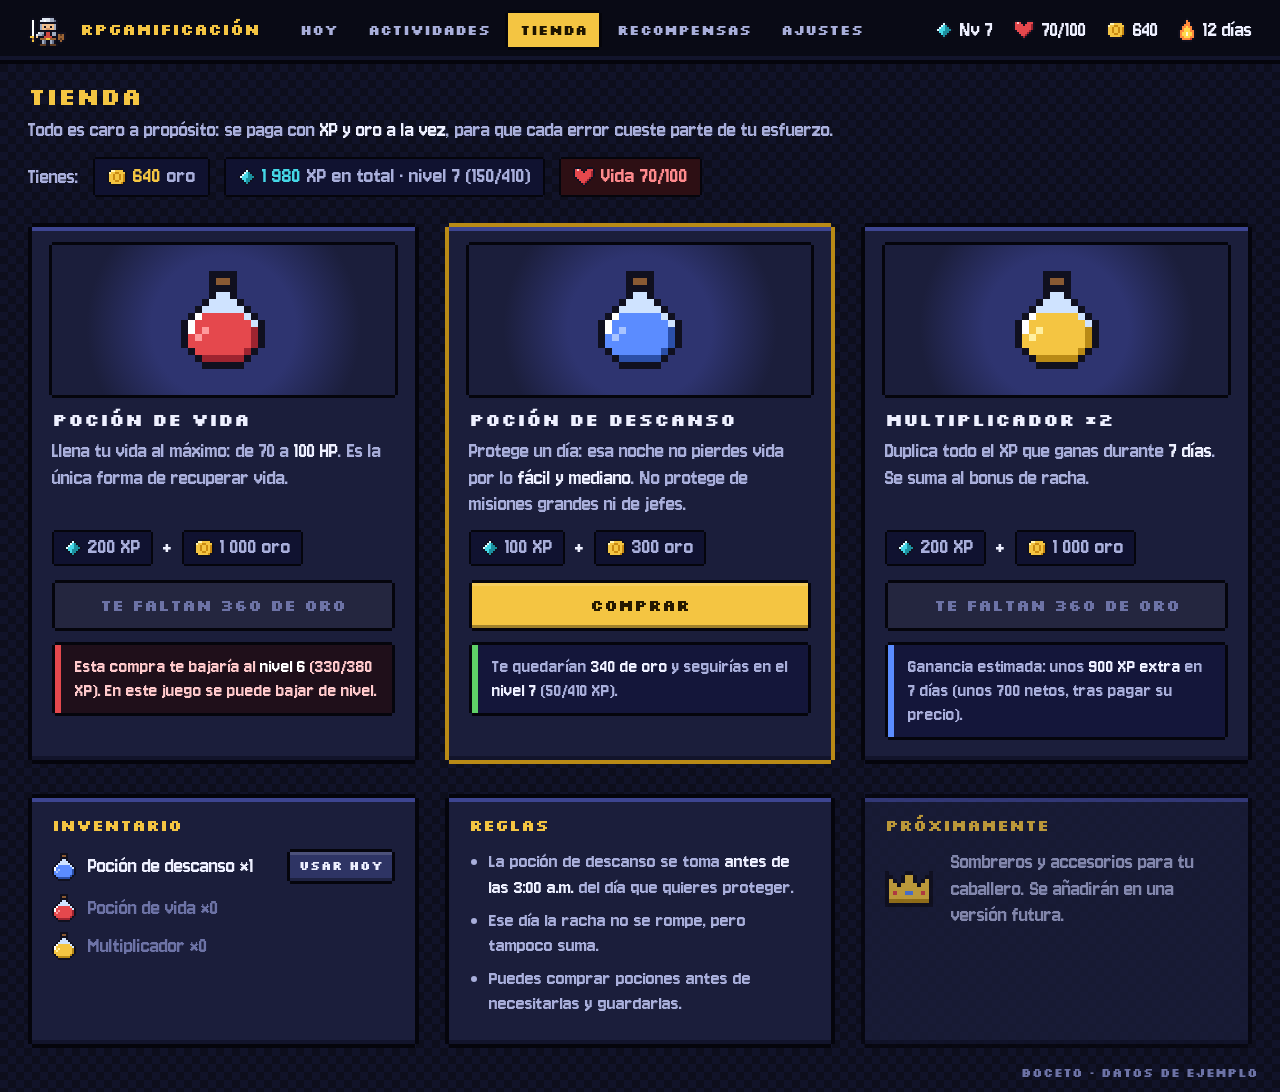
<file: mockups/fuente/06-tienda.html>
<!doctype html>
<html lang="es">
<head>
<meta charset="utf-8">
<title>Boceto · Tienda</title>
<link rel="stylesheet" href="estilos.css">
<script src="pixel.js"></script>
<script src="interfaz.js"></script>
<style>
  .bolsa { display: flex; gap: 14px; align-items: center; margin: 14px 0 26px; }
  .bolsa .chip { font-size: 23px; padding: 4px 12px; }
  .productos { display: grid; grid-template-columns: repeat(3, 1fr); gap: 26px; }
  .producto { display: flex; flex-direction: column; }
  .producto .vitrina { height: 150px; display: grid; place-items: center; margin-bottom: 14px;
    background: radial-gradient(circle at 50% 55%, #2e3470 0 38%, #1b1e3b 72%);
    box-shadow: 0 -3px 0 0 var(--linea), 0 3px 0 0 var(--linea), -3px 0 0 0 var(--linea), 3px 0 0 0 var(--linea); }
  .producto .nom { font-family: "Titulo"; font-weight: 700; font-size: 18px; color: var(--texto); margin-bottom: 8px; }
  .producto .efecto { font-size: 22px; color: var(--suave); min-height: 80px; }
  .precio { display: flex; gap: 10px; align-items: center; margin: 12px 0 14px; font-size: 24px; }
  .precio .chip { font-size: 23px; padding: 2px 10px; }
  .producto .btn { width: calc(100% - 6px); }
  .producto .nota { margin-top: 14px; }
  .abajo { display: grid; grid-template-columns: 1fr 1fr 1fr; gap: 26px; margin-top: 30px; }
  .abajo .it { display: flex; align-items: center; gap: 12px; font-size: 22px; margin-bottom: 10px; }
  .abajo .it .btn { margin-left: auto; }
  .reglas { margin: 0; padding-left: 20px; font-size: 21px; color: var(--suave); line-height: 1.2; }
  .reglas li { margin-bottom: 8px; }
</style>
</head>
<body data-pagina="tienda">
<main class="envoltura">
  <h1 class="pagina">TIENDA</h1>
  <div class="suave">Todo es caro a propósito: se paga con <b>XP y oro a la vez</b>, para que cada error cueste parte de tu esfuerzo.</div>

  <div class="bolsa">
    <span class="suave">Tienes:</span>
    <span class="chip"><span data-px="moneda" data-s="2"></span><b class="oro">640</b> oro</span>
    <span class="chip"><span data-px="xp" data-s="2"></span><b style="color:var(--xp)">1 980</b> XP en total · nivel 7 (150/410)</span>
    <span class="chip minimo"><span data-px="corazon" data-s="2"></span>Vida 70/100</span>
  </div>

  <div class="productos">
    <section class="caja producto">
      <div class="vitrina"><span data-px="pocion" data-s="7"></span></div>
      <div class="nom">POCIÓN DE VIDA</div>
      <div class="efecto">Llena tu vida al máximo: de 70 a <b>100 HP</b>. Es la única forma de recuperar vida.</div>
      <div class="precio"><span class="chip"><span data-px="xp" data-s="2"></span>200 XP</span>+<span class="chip"><span data-px="moneda" data-s="2"></span>1 000 oro</span></div>
      <span class="btn grande apagado">TE FALTAN 360 DE ORO</span>
      <div class="nota peligro">Esta compra te bajaría al <b style="color:#fff">nivel 6</b> (330/380 XP). En este juego se puede bajar de nivel.</div>
    </section>

    <section class="caja producto dorada">
      <div class="vitrina"><span data-px="descanso" data-s="7"></span></div>
      <div class="nom">POCIÓN DE DESCANSO</div>
      <div class="efecto">Protege un día: esa noche no pierdes vida por lo <b>fácil y mediano</b>. No protege de misiones grandes ni de jefes.</div>
      <div class="precio"><span class="chip"><span data-px="xp" data-s="2"></span>100 XP</span>+<span class="chip"><span data-px="moneda" data-s="2"></span>300 oro</span></div>
      <span class="btn grande dorado">COMPRAR</span>
      <div class="nota ok">Te quedarían <b>340 de oro</b> y seguirías en el <b>nivel 7</b> (50/410 XP).</div>
    </section>

    <section class="caja producto">
      <div class="vitrina"><span data-px="elixir" data-s="7"></span></div>
      <div class="nom">MULTIPLICADOR ×2</div>
      <div class="efecto">Duplica todo el XP que ganas durante <b>7 días</b>. Se suma al bonus de racha.</div>
      <div class="precio"><span class="chip"><span data-px="xp" data-s="2"></span>200 XP</span>+<span class="chip"><span data-px="moneda" data-s="2"></span>1 000 oro</span></div>
      <span class="btn grande apagado">TE FALTAN 360 DE ORO</span>
      <div class="nota">Ganancia estimada: unos <b>900 XP extra</b> en 7 días (unos 700 netos, tras pagar su precio).</div>
    </section>
  </div>

  <div class="abajo">
    <section class="caja">
      <h2 class="titulo">INVENTARIO</h2>
      <div class="it"><span data-px="descanso" data-s="2"></span>Poción de descanso ×1<span class="btn chico">USAR HOY</span></div>
      <div class="it tenue"><span data-px="pocion" data-s="2"></span>Poción de vida ×0</div>
      <div class="it tenue"><span data-px="elixir" data-s="2"></span>Multiplicador ×0</div>
    </section>
    <section class="caja">
      <h2 class="titulo">REGLAS</h2>
      <ul class="reglas">
        <li>La poción de descanso se toma <b>antes de las 3:00 a.m.</b> del día que quieres proteger.</li>
        <li>Ese día la racha no se rompe, pero tampoco suma.</li>
        <li>Puedes comprar pociones antes de necesitarlas y guardarlas.</li>
      </ul>
    </section>
    <section class="caja" style="opacity:.75">
      <h2 class="titulo">PRÓXIMAMENTE</h2>
      <div style="display:flex;gap:18px;align-items:center">
        <span data-px="corona" data-s="4"></span>
        <div class="suave">Sombreros y accesorios para tu caballero. Se añadirán en una versión futura.</div>
      </div>
    </section>
  </div>
</main>
</body>
</html>
</file>
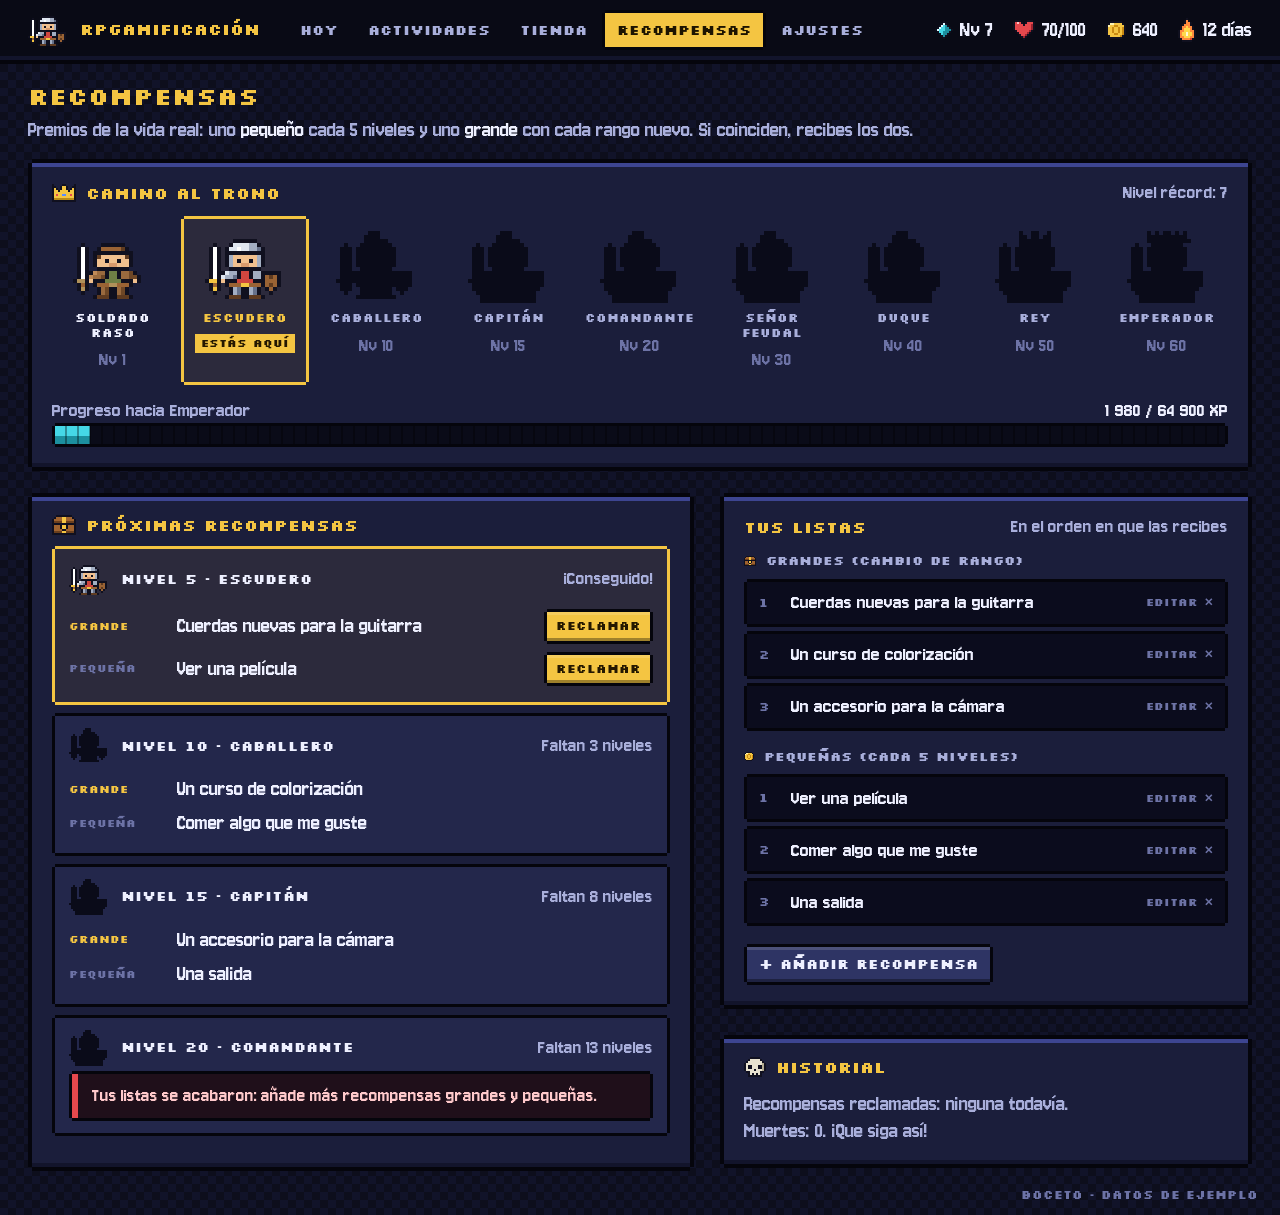
<file: mockups/fuente/07-recompensas.html>
<!doctype html>
<html lang="es">
<head>
<meta charset="utf-8">
<title>Boceto · Recompensas</title>
<link rel="stylesheet" href="estilos.css">
<script src="pixel.js"></script>
<script src="interfaz.js"></script>
<style>
  .camino { display: grid; grid-template-columns: repeat(9, 1fr); gap: 10px; text-align: center; margin-top: 6px; }
  .rango { display: flex; flex-direction: column; align-items: center; gap: 8px; padding: 12px 4px 10px; }
  .rango .n { font-family: "Titulo"; font-weight: 700; font-size: 12px; color: var(--suave); }
  .rango .nv { font-size: 20px; color: var(--tenue); }
  .rango.pasado .n { color: var(--texto); }
  .rango.actual { background: #2c2a3c; box-shadow: 0 -3px 0 0 var(--oro), 0 3px 0 0 var(--oro), -3px 0 0 0 var(--oro), 3px 0 0 0 var(--oro); }
  .rango.actual .n { color: var(--oro); }
  .rango .tu { font-family: "Titulo"; font-weight: 700; font-size: 11px; background: var(--oro); color: #241800; padding: 3px 6px; }
  .progreso { margin-top: 16px; }
  .columnas { display: grid; grid-template-columns: 1.25fr 1fr; gap: 26px; margin-top: 26px; align-items: start; }
  .hito { padding: 12px 14px; margin: 3px 3px 14px; background: var(--panel-2);
    box-shadow: 0 -3px 0 0 var(--linea), 0 3px 0 0 var(--linea), -3px 0 0 0 var(--linea), 3px 0 0 0 var(--linea); }
  .hito.listo { background: #2c2a3c; box-shadow: 0 -3px 0 0 var(--oro), 0 3px 0 0 var(--oro), -3px 0 0 0 var(--oro), 3px 0 0 0 var(--oro); }
  .hito .cab { display: flex; align-items: center; gap: 12px; margin-bottom: 8px; }
  .hito .cab .t { font-family: "Titulo"; font-weight: 700; font-size: 14px; color: var(--texto); }
  .hito .cab .estado { margin-left: auto; font-size: 20px; color: var(--suave); }
  .premio-fila { display: grid; grid-template-columns: 96px 1fr auto; gap: 12px; align-items: center; font-size: 22px; padding: 4px 0; }
  .premio-fila .tipo { font-family: "Titulo"; font-weight: 700; font-size: 11px; color: var(--tenue); }
  .premio-fila .tipo.grande { color: var(--oro); }
  .lista-ed { display: flex; flex-direction: column; gap: 4px; margin-bottom: 18px; }
  .lista-ed .campo { min-height: 42px; font-size: 21px; padding: 6px 12px; }
  .lista-ed .num { font-family: "Titulo"; font-weight: 700; font-size: 12px; color: var(--tenue); width: 22px; }
  .lista-ed .x { margin-left: auto; font-family: "Titulo"; font-weight: 700; font-size: 11px; color: var(--tenue); }
  .sub { font-family: "Titulo"; font-weight: 700; font-size: 13px; color: var(--suave); margin: 4px 0 10px; display: flex; gap: 10px; align-items: center; }
</style>
</head>
<body data-pagina="recompensas">
<main class="envoltura">
  <h1 class="pagina">RECOMPENSAS</h1>
  <div class="suave" style="margin-bottom:20px">Premios de la vida real: uno <b>pequeño</b> cada 5 niveles y uno <b>grande</b> con cada rango nuevo. Si coinciden, recibes los dos.</div>

  <section class="caja">
    <h2 class="titulo"><span data-px="corona" data-s="2"></span>CAMINO AL TRONO <span class="der">Nivel récord: 7</span></h2>
    <div class="camino">
      <div class="rango pasado"><span data-px="k:soldado" data-s="4"></span><span class="n">SOLDADO RASO</span><span class="nv">Nv 1</span></div>
      <div class="rango actual"><span data-px="k:escudero" data-s="4"></span><span class="n">ESCUDERO</span><span class="tu">ESTÁS AQUÍ</span></div>
      <div class="rango"><span data-px="k:caballero" data-s="4" data-sil="#0a0b19"></span><span class="n">CABALLERO</span><span class="nv">Nv 10</span></div>
      <div class="rango"><span data-px="k:capitan" data-s="4" data-sil="#0a0b19"></span><span class="n">CAPITÁN</span><span class="nv">Nv 15</span></div>
      <div class="rango"><span data-px="k:comandante" data-s="4" data-sil="#0a0b19"></span><span class="n">COMANDANTE</span><span class="nv">Nv 20</span></div>
      <div class="rango"><span data-px="k:senor" data-s="4" data-sil="#0a0b19"></span><span class="n">SEÑOR FEUDAL</span><span class="nv">Nv 30</span></div>
      <div class="rango"><span data-px="k:duque" data-s="4" data-sil="#0a0b19"></span><span class="n">DUQUE</span><span class="nv">Nv 40</span></div>
      <div class="rango"><span data-px="k:rey" data-s="4" data-sil="#0a0b19"></span><span class="n">REY</span><span class="nv">Nv 50</span></div>
      <div class="rango"><span data-px="k:emperador" data-s="4" data-sil="#0a0b19"></span><span class="n">EMPERADOR</span><span class="nv">Nv 60</span></div>
    </div>
    <div class="progreso">
      <div style="display:flex;font-size:21px"><span class="suave">Progreso hacia Emperador</span><b style="margin-left:auto">1 980 / 64 900 XP</b></div>
      <div class="barra xp" style="--p:3%"><i></i></div>
    </div>
  </section>

  <div class="columnas">
    <section class="caja">
      <h2 class="titulo"><span data-px="cofre" data-s="2"></span>PRÓXIMAS RECOMPENSAS</h2>

      <div class="hito listo">
        <div class="cab"><span data-px="k:escudero" data-s="2"></span><span class="t">NIVEL 5 · ESCUDERO</span><span class="estado oro">¡Conseguido!</span></div>
        <div class="premio-fila"><span class="tipo grande">GRANDE</span><span>Cuerdas nuevas para la guitarra</span><span class="btn chico dorado">RECLAMAR</span></div>
        <div class="premio-fila"><span class="tipo">PEQUEÑA</span><span>Ver una película</span><span class="btn chico dorado">RECLAMAR</span></div>
      </div>

      <div class="hito">
        <div class="cab"><span data-px="k:caballero" data-s="2" data-sil="#0a0b19"></span><span class="t">NIVEL 10 · CABALLERO</span><span class="estado">Faltan 3 niveles</span></div>
        <div class="premio-fila"><span class="tipo grande">GRANDE</span><span>Un curso de colorización</span><span></span></div>
        <div class="premio-fila"><span class="tipo">PEQUEÑA</span><span>Comer algo que me guste</span><span></span></div>
      </div>

      <div class="hito">
        <div class="cab"><span data-px="k:capitan" data-s="2" data-sil="#0a0b19"></span><span class="t">NIVEL 15 · CAPITÁN</span><span class="estado">Faltan 8 niveles</span></div>
        <div class="premio-fila"><span class="tipo grande">GRANDE</span><span>Un accesorio para la cámara</span><span></span></div>
        <div class="premio-fila"><span class="tipo">PEQUEÑA</span><span>Una salida</span><span></span></div>
      </div>

      <div class="hito">
        <div class="cab"><span data-px="k:comandante" data-s="2" data-sil="#0a0b19"></span><span class="t">NIVEL 20 · COMANDANTE</span><span class="estado">Faltan 13 niveles</span></div>
        <div class="nota peligro" style="margin-top:6px">Tus listas se acabaron: añade más recompensas grandes y pequeñas.</div>
      </div>
    </section>

    <div style="display:flex;flex-direction:column;gap:26px">
      <section class="caja">
        <h2 class="titulo">TUS LISTAS <span class="der">En el orden en que las recibes</span></h2>
        <div class="sub"><span data-px="cofre" data-s="1"></span>GRANDES (CAMBIO DE RANGO)</div>
        <div class="lista-ed">
          <div class="campo"><span class="num">1</span>Cuerdas nuevas para la guitarra<span class="x">EDITAR ✕</span></div>
          <div class="campo"><span class="num">2</span>Un curso de colorización<span class="x">EDITAR ✕</span></div>
          <div class="campo"><span class="num">3</span>Un accesorio para la cámara<span class="x">EDITAR ✕</span></div>
        </div>
        <div class="sub"><span data-px="moneda" data-s="1"></span>PEQUEÑAS (CADA 5 NIVELES)</div>
        <div class="lista-ed">
          <div class="campo"><span class="num">1</span>Ver una película<span class="x">EDITAR ✕</span></div>
          <div class="campo"><span class="num">2</span>Comer algo que me guste<span class="x">EDITAR ✕</span></div>
          <div class="campo"><span class="num">3</span>Una salida<span class="x">EDITAR ✕</span></div>
        </div>
        <span class="btn">+ AÑADIR RECOMPENSA</span>
      </section>
      <section class="caja">
        <h2 class="titulo"><span data-px="calavera" data-s="2"></span>HISTORIAL</h2>
        <div class="suave">Recompensas reclamadas: ninguna todavía.<br>Muertes: 0. ¡Que siga así!</div>
      </section>
    </div>
  </div>
</main>
</body>
</html>
</file>
<file: css/estilos.css>
/* Estilos del juego. Los colores están definidos una sola vez en :root. */

@font-face { font-family: "Titulo"; font-weight: 400; src: url(../fuentes/silkscreen-latin-400-normal.woff2) format("woff2"); }
@font-face { font-family: "Titulo"; font-weight: 700; src: url(../fuentes/silkscreen-latin-700-normal.woff2) format("woff2"); }
@font-face { font-family: "Texto"; src: url(../fuentes/jersey-10-latin-400-normal.woff2) format("woff2"); }

:root {
  --bg: #0d0e1c;
  --bg-2: #111329;
  --panel: #1b1e3b;
  --panel-2: #23274b;
  --panel-3: #2e3464;
  --linea: #05050c;
  --luz: #3d4591;
  --sombra: #12142b;
  --texto: #eef0ff;
  --suave: #a9afdb;
  --tenue: #6d73a6;
  --oro: #f4c542;
  --oro-2: #b98a16;
  --vida: #e5484d;
  --vida-2: #9e2430;
  --xp: #45d7e6;
  --xp-2: #1c8f9e;
  --cuerpo: #ff8a3d;
  --cuerpo-2: #c4561b;
  --espiritu: #b07cff;
  --espiritu-2: #7447c9;
  --mente: #5b8cff;
  --mente-2: #2f58c0;
  --creatividad: #5fd068;
  --creatividad-2: #2f8f3c;
  --jefe: #8b4fd6;
  --jefe-2: #57308f;
  --aviso: #ffb347;
}

* { box-sizing: border-box; }
html, body { margin: 0; }
body {
  position: relative;
  background-color: var(--bg);
  background-image: repeating-conic-gradient(var(--bg-2) 0 25%, var(--bg) 0 50%);
  background-size: 16px 16px;
  color: var(--texto);
  font: 400 22px/1.2 "Texto", sans-serif;
  -webkit-font-smoothing: none;
}
.px { display: inline-flex; line-height: 0; flex: none; }
.px svg { display: block; }
.pixel { font-family: "Titulo", monospace; font-weight: 700; letter-spacing: 0; line-height: 1.3; }
.suave { color: var(--suave); }
.tenue { color: var(--tenue); }
.oro { color: var(--oro); }
.rojo { color: var(--vida); }
.aviso { color: var(--aviso); }
.c-cuerpo { color: var(--cuerpo); }
.c-espiritu { color: var(--espiritu); }
.c-mente { color: var(--mente); }
.c-creatividad { color: var(--creatividad); }
b { font-weight: 400; color: var(--texto); }

/* Marco pixelado: esquinas "mordidas" con 4 sombras */
.btn, .barra, .chip, .campo, .opcion, .enemigo, .pestanas, .globo, .nota {
  --g: 4px;
  --borde: var(--linea);
  box-shadow:
    0 calc(-1 * var(--g)) 0 0 var(--borde), 0 var(--g) 0 0 var(--borde),
    calc(-1 * var(--g)) 0 0 0 var(--borde), var(--g) 0 0 0 var(--borde);
}
.caja {
  background: var(--panel);
  padding: 18px 20px 20px;
  margin: 4px;
  position: relative;
  box-shadow:
    0 -4px 0 0 var(--linea), 0 4px 0 0 var(--linea), -4px 0 0 0 var(--linea), 4px 0 0 0 var(--linea),
    inset 0 4px 0 0 var(--luz), inset 0 -4px 0 0 var(--sombra);
}
.caja.dorada {
  box-shadow:
    0 -4px 0 0 var(--oro-2), 0 4px 0 0 var(--oro-2), -4px 0 0 0 var(--oro-2), 4px 0 0 0 var(--oro-2),
    inset 0 4px 0 0 var(--luz), inset 0 -4px 0 0 var(--sombra);
}
.titulo {
  font-family: "Titulo", monospace; font-weight: 700; font-size: 16px; color: var(--oro);
  display: flex; align-items: center; gap: 10px; margin: 0 0 14px;
}
.titulo .der { margin-left: auto; font-family: "Texto"; font-weight: 400; font-size: 20px; color: var(--suave); }

/* Cabecera */
.cabecera {
  display: flex; align-items: center; gap: 28px;
  padding: 12px 28px; background: #090a15;
  box-shadow: 0 4px 0 0 var(--linea), inset 0 -4px 0 0 var(--sombra);
}
.logo { display: flex; align-items: center; gap: 12px; font-family: "Titulo"; font-weight: 700; font-size: 16px; color: var(--oro); }
.menu { display: flex; gap: 6px; }
.menu a {
  font-family: "Titulo"; font-weight: 700; font-size: 14px; color: var(--suave); text-decoration: none;
  padding: 9px 12px; display: flex; align-items: center; gap: 8px;
}
.menu a.activo { color: #1d1400; background: var(--oro); box-shadow: 0 -3px 0 0 var(--linea), 0 3px 0 0 var(--linea), -3px 0 0 0 var(--linea), 3px 0 0 0 var(--linea); }
.hud { margin-left: auto; display: flex; gap: 20px; align-items: center; font-size: 22px; }
.hud span { display: inline-flex; gap: 7px; align-items: center; }

.envoltura { max-width: 1384px; margin: 0 auto; padding: 22px 28px 44px; }
.migas { font-size: 20px; color: var(--suave); margin: 0 0 12px 4px; }
.migas b { color: var(--texto); }
h1.pagina { font-family: "Titulo"; font-weight: 700; font-size: 24px; color: var(--oro); margin: 0 0 6px; }

/* Barras */
.barra {
  --g: 3px; height: 18px; margin: 3px; position: relative; background: #0a0b18; overflow: hidden;
}
.barra > i {
  position: absolute; left: 0; top: 0; bottom: 0; width: var(--p, 50%);
  background: linear-gradient(var(--c1, var(--xp)) 0 55%, var(--c2, var(--xp-2)) 55%);
}
.barra::after {
  content: ""; position: absolute; inset: 0;
  background: repeating-linear-gradient(90deg, transparent 0 10px, rgba(0,0,0,.35) 10px 12px);
}
.barra.vida { --c1: var(--vida); --c2: var(--vida-2); }
.barra.xp { --c1: var(--xp); --c2: var(--xp-2); }
.barra.jefe { --c1: var(--jefe); --c2: var(--jefe-2); }
.barra.fina { height: 12px; }

/* Botones */
.btn {
  --g: 3px; margin: 3px;
  display: inline-flex; align-items: center; justify-content: center; gap: 8px;
  font-family: "Titulo"; font-weight: 700; font-size: 14px; color: var(--texto);
  background: var(--panel-3); padding: 9px 12px; white-space: nowrap;
  box-shadow:
    0 -3px 0 0 var(--linea), 0 3px 0 0 var(--linea), -3px 0 0 0 var(--linea), 3px 0 0 0 var(--linea),
    inset 0 -3px 0 0 rgba(0,0,0,.35), inset 0 3px 0 0 rgba(255,255,255,.14);
}
.btn.dorado { background: var(--oro); color: #241800; }
.btn.peligro { background: #a92f38; }
.btn.apagado { background: #24263f; color: var(--tenue); box-shadow: 0 -3px 0 0 var(--linea), 0 3px 0 0 var(--linea), -3px 0 0 0 var(--linea), 3px 0 0 0 var(--linea); }
.btn.grande { font-size: 16px; padding: 13px 18px; }
.btn.chico { font-size: 12px; padding: 7px 9px; }

/* Etiquetas */
.chip {
  --g: 2px; margin: 2px;
  display: inline-flex; align-items: center; gap: 6px;
  background: #101230; color: var(--suave); font-size: 19px; padding: 0 8px 1px; white-space: nowrap;
}
.chip.sagrado { color: var(--oro); background: #2a220a; }
.chip.minimo { color: #ff8a8d; background: #2d0f14; }
.chip.cuerpo { color: var(--cuerpo); }
.chip.espiritu { color: var(--espiritu); }
.chip.mente { color: var(--mente); }
.chip.creatividad { color: var(--creatividad); }

/* Filas de enemigos (actividades en la pantalla Hoy) */
.lista { display: flex; flex-direction: column; gap: 10px; }
.enemigo {
  --g: 3px; margin: 3px;
  display: grid; grid-template-columns: 46px 1fr auto 138px; gap: 14px; align-items: center;
  background: var(--panel-2); padding: 7px 12px 7px 8px;
}
.enemigo .retrato { width: 46px; height: 42px; display: grid; place-items: center; background: #14163a; }
.enemigo .nombre { font-size: 25px; line-height: 1.05; }
.enemigo .meta { display: flex; flex-wrap: wrap; gap: 6px; margin-top: 5px; }
.enemigo .premio { text-align: right; font-size: 20px; line-height: 1.1; }
.enemigo .accion { display: flex; justify-content: flex-end; }
.enemigo.hecho { background: #1a1d36; }
.enemigo.hecho .nombre, .enemigo.hecho .premio, .enemigo.hecho .retrato .px { opacity: .45; }
.sello {
  font-family: "Titulo"; font-weight: 700; font-size: 12px; color: var(--oro); display: inline-flex; gap: 8px; align-items: center;
  padding: 7px 9px; border: 3px dashed var(--oro-2); transform: rotate(-4deg);
}

/* Formularios */
.campo {
  --g: 3px; margin: 3px; background: #0b0c1d; padding: 8px 14px; font-size: 24px; color: var(--texto);
  display: flex; align-items: center; gap: 10px; min-height: 48px;
}
.campo .ph { color: var(--tenue); }
.etiqueta { font-family: "Titulo"; font-weight: 700; font-size: 14px; color: var(--suave); margin: 0 0 10px; display: flex; gap: 10px; align-items: center; }
.etiqueta .opc { font-family: "Texto"; font-weight: 400; font-size: 19px; color: var(--tenue); }
.ayuda { font-size: 19px; color: var(--suave); margin-top: 8px; }
.opciones { display: grid; gap: 12px; }
.opcion {
  --g: 3px; margin: 3px; background: var(--panel-2); padding: 11px 12px; font-size: 21px; position: relative;
}
.opcion.elegida { --borde: var(--oro); background: #2c2a3c; }
.opcion.elegida::after {
  content: "✓"; position: absolute; top: -12px; right: -10px; width: 24px; height: 24px; display: grid; place-items: center;
  background: var(--oro); color: #241800; font-family: "Titulo"; font-weight: 700; font-size: 14px;
  box-shadow: 0 -2px 0 0 var(--linea), 0 2px 0 0 var(--linea), -2px 0 0 0 var(--linea), 2px 0 0 0 var(--linea);
}
.opcion .cab { display: flex; align-items: center; gap: 10px; }
.opcion .det { color: var(--suave); font-size: 19px; margin-top: 6px; line-height: 1.2; }
.pestanas { --g: 3px; margin: 3px; display: flex; background: #0b0c1d; padding: 4px; gap: 4px; }
.pestanas > div {
  flex: 1; display: flex; align-items: center; justify-content: center; gap: 10px; padding: 11px 8px;
  font-family: "Titulo"; font-weight: 700; font-size: 14px; color: var(--suave);
}
.pestanas > div.activa { background: var(--oro); color: #241800; }
.interruptor { width: 56px; height: 28px; background: #0b0c1d; position: relative; flex: none; margin: 3px;
  box-shadow: 0 -3px 0 0 var(--linea), 0 3px 0 0 var(--linea), -3px 0 0 0 var(--linea), 3px 0 0 0 var(--linea); }
.interruptor::after { content: ""; position: absolute; top: 4px; left: 4px; width: 20px; height: 20px; background: var(--tenue); }
.interruptor.on { background: #3a1016; }
.interruptor.on::after { left: 32px; background: var(--vida); }
.dias { display: flex; gap: 8px; }
.dias span {
  width: 40px; height: 40px; display: grid; place-items: center; font-family: "Titulo"; font-weight: 700; font-size: 14px; color: var(--tenue);
  background: #0b0c1d; box-shadow: 0 -3px 0 0 var(--linea), 0 3px 0 0 var(--linea), -3px 0 0 0 var(--linea), 3px 0 0 0 var(--linea); margin: 3px;
}
.dias span.si { background: var(--creatividad-2); color: #fff; }

.nota {
  --g: 3px; background: #14163a; padding: 10px 14px; font-size: 20px; color: var(--suave);
  border-left: 6px solid var(--mente); margin: 3px;
}
.nota.peligro { border-left-color: var(--vida); background: #1f0f1a; color: #ffc9cb; }
.nota.oro { border-left-color: var(--oro); }
.nota.ok { border-left-color: var(--creatividad); }

.globo {
  --g: 3px; --borde: var(--oro); position: absolute; z-index: 5; background: #2a2412; color: #fff3cf;
  padding: 10px 14px; font-size: 20px; width: 310px; line-height: 1.15;
}


/* Formulario de nueva actividad */
.form-rejilla { display: grid; grid-template-columns: minmax(0, 1fr) 450px; gap: 26px; align-items: start; }
.paso { margin-bottom: 24px; }
.paso:last-child { margin-bottom: 0; }
.fila-botones { display: flex; justify-content: flex-end; gap: 10px; margin-top: 24px; }
.cuatro { grid-template-columns: repeat(4, 1fr); }
.tres { grid-template-columns: repeat(3, 1fr); }
.dos { grid-template-columns: repeat(2, 1fr); }
.opcion.stat { text-align: center; padding: 14px 8px 12px; }
.opcion.stat .cab { justify-content: center; flex-direction: column; gap: 8px; font-size: 23px; }
.enemigo.compacto { grid-template-columns: 46px 1fr auto; }
.resumen-lista { display: flex; flex-direction: column; gap: 12px; font-size: 21px; }
.resumen-lista > div { display: grid; grid-template-columns: 26px 1fr; gap: 10px; align-items: center; }
.contador { margin-left: auto; font-size: 19px; color: var(--tenue); }
.subtareas { display: flex; flex-direction: column; gap: 4px; }
.subtareas .campo { min-height: 42px; font-size: 21px; padding: 6px 12px; }
.subtareas .num { font-family: "Titulo"; font-weight: 700; font-size: 12px; color: var(--tenue); width: 22px; }
.subtareas .x { margin-left: auto; color: var(--tenue); font-family: "Titulo"; font-weight: 700; font-size: 12px; }
.opcion.stat .cab > .px { height: 39px; align-items: center; }

/* =================================================================
   Elementos interactivos (botones y campos de verdad)
   ================================================================= */
button { font: inherit; color: inherit; border: 0; cursor: pointer; }
button.btn:hover:not(:disabled), button.opcion:hover, .pestanas > button:hover:not(.activa) { filter: brightness(1.18); }
button.btn:active:not(:disabled) { transform: translateY(2px); }
button:disabled { cursor: not-allowed; }
button.btn.apagado:disabled { opacity: 1; }
button.opcion { text-align: left; width: calc(100% - 6px); color: var(--texto); }
button.opcion.stat { text-align: center; }
.pestanas > button { background: none; flex: 1; display: flex; align-items: center; justify-content: center; gap: 10px; padding: 11px 8px;
  font-family: "Titulo"; font-weight: 700; font-size: 14px; color: var(--suave); }
.pestanas > button.activa { background: var(--oro); color: #241800; }
.pestanas > button:disabled:not(.activa) { opacity: .4; }
input.campo, textarea.campo, select.campo { border: 0; font-family: "Texto"; width: calc(100% - 6px); outline: none; }
textarea.campo { resize: vertical; min-height: 70px; line-height: 1.15; }
input.campo::placeholder, textarea.campo::placeholder { color: var(--tenue); }
.campo:focus-within, input.campo:focus, textarea.campo:focus, select.campo:focus { --borde: var(--oro); }
input[type="date"].campo { color-scheme: dark; }
input[type="number"].campo { width: 110px; }
.campo-caja { display: flex; align-items: center; gap: 10px; }
.campo-caja input.campo { flex: 1; }
.dias button { width: 40px; height: 40px; display: grid; place-items: center; font-family: "Titulo"; font-weight: 700; font-size: 14px; color: var(--tenue);
  background: #0b0c1d; margin: 3px; box-shadow: 0 -3px 0 0 var(--linea), 0 3px 0 0 var(--linea), -3px 0 0 0 var(--linea), 3px 0 0 0 var(--linea); }
.dias button.si { background: var(--creatividad-2); color: #fff; }
button.interruptor { padding: 0; }
button.interruptor:disabled { opacity: .45; }
.enlace { background: none; padding: 0; color: var(--suave); text-decoration: underline; font-size: 18px; }
.enlace:hover { color: var(--texto); }
.error-form { color: #ff8a8d; font-size: 21px; margin-top: 14px; text-align: right; min-height: 24px; }
.vacio { color: var(--tenue); font-size: 21px; padding: 10px 4px; }
a { color: var(--oro); }

/* Menú: enlaces clicables */
.menu a { cursor: pointer; }
.menu a:hover:not(.activo) { color: var(--texto); }
.envoltura { min-height: calc(100vh - 70px); }

/* =================================================================
   Pantalla HOY
   ================================================================= */
.p-hoy .rejilla { display: grid; grid-template-columns: 410px 1fr; gap: 26px; align-items: start; }
.p-hoy .col { display: flex; flex-direction: column; gap: 26px; }
.p-hoy .rango-nombre { font-size: 24px; color: var(--oro); }
.escenario {
  height: 210px; margin: 14px 0 16px; position: relative; display: flex; align-items: flex-end; justify-content: center;
  background: linear-gradient(#2c3066 0 60%, #22254f 60% 100%);
  box-shadow: 0 -3px 0 0 var(--linea), 0 3px 0 0 var(--linea), -3px 0 0 0 var(--linea), 3px 0 0 0 var(--linea);
  overflow: hidden;
}
.escenario::before {
  content: ""; position: absolute; left: 0; right: 0; bottom: 0; height: 38px;
  background: repeating-linear-gradient(90deg, #3b3552 0 46px, #2a253d 46px 50px);
  box-shadow: inset 0 4px 0 0 #4b4468;
}
.escenario .px { position: relative; margin-bottom: 20px; }
.escenario .estrellas { position: absolute; inset: 0; opacity: .6; background:
  radial-gradient(#fff 1px, transparent 1.5px) 20px 18px / 90px 60px,
  radial-gradient(#9fb0ff 1px, transparent 1.5px) 60px 40px / 130px 70px; }
.p-hoy .linea { display: flex; align-items: center; gap: 8px; font-size: 24px; margin-top: 12px; }
.p-hoy .linea b { margin-left: auto; }
.p-hoy .fila2 { display: flex; flex-wrap: wrap; gap: 8px 12px; margin-top: 16px; }
.p-hoy .fila2 .chip { font-size: 22px; padding: 3px 10px; }
.stats { display: grid; grid-template-columns: 26px 1fr auto auto; gap: 2px 12px; align-items: center; font-size: 24px; }
.stats .nv { font-family: "Titulo"; font-weight: 700; font-size: 14px; color: var(--texto); }
.stats .num { text-align: right; color: var(--suave); font-size: 21px; min-width: 84px; }
.stats .barra { grid-column: 1 / -1; margin-bottom: 12px; }
.inv { display: flex; flex-direction: column; gap: 12px; }
.inv .it { display: flex; align-items: center; gap: 12px; font-size: 24px; }
.inv .it .btn { margin-left: auto; }
.p-hoy .dia { display: flex; align-items: center; gap: 22px; }
.p-hoy .dia .fecha { font-family: "Titulo"; font-weight: 700; font-size: 20px; color: var(--oro); }
.p-hoy .dia .reloj { margin-left: auto; text-align: right; font-size: 22px; }
.p-hoy .dia .reloj b { font-family: "Titulo"; font-weight: 700; font-size: 16px; color: var(--aviso); }
.jefe-fila { display: grid; grid-template-columns: 110px 1fr; gap: 18px; align-items: start; }
.jefe-fila + .jefe-fila { margin-top: 22px; padding-top: 18px; border-top: 3px dashed #2e3464; }
.jefe-fila .retrato { width: 110px; height: 104px; display: grid; place-items: center; background: #14163a;
  box-shadow: 0 -3px 0 0 var(--linea), 0 3px 0 0 var(--linea), -3px 0 0 0 var(--linea), 3px 0 0 0 var(--linea); }
.jefe-fila .linea { display: flex; font-size: 22px; margin-top: 10px; }
.jefe-fila .linea b { margin-left: auto; }
.p-hoy .inferior { display: grid; grid-template-columns: 1fr 1fr; gap: 26px; margin-top: 26px; align-items: start; }
.enemigo .accion { flex-direction: column; align-items: flex-end; gap: 4px; }
.enemigo.fallida .nombre { text-decoration: line-through; opacity: .5; }
.subtarea-sig { display: flex; align-items: center; gap: 10px; margin-top: 12px; font-size: 21px; }
.subtarea-sig .btn { margin-left: auto; }

/* =================================================================
   Pantalla ACTIVIDADES
   ================================================================= */
.p-actividades .encabezado { display: flex; align-items: flex-end; gap: 20px; margin-bottom: 18px; }
.p-actividades .encabezado .btn { margin-left: auto; }
.p-actividades .filtros { display: flex; gap: 22px; align-items: center; margin-bottom: 18px; flex-wrap: wrap; }
.p-actividades .filtros .pestanas { width: 820px; }
.p-actividades .filtros .pestanas > button { font-size: 13px; }
.p-actividades .filtro-stat { display: flex; gap: 6px; align-items: center; font-size: 20px; color: var(--suave); }
.p-actividades .filtro-stat button.chip { cursor: pointer; }
.p-actividades .filtro-stat button.chip.activa { background: #2c2a3c; --borde: var(--oro); }
.p-actividades .resumen { display: flex; gap: 12px; margin: 0 0 20px; flex-wrap: wrap; }
.p-actividades .resumen .chip { font-size: 21px; padding: 3px 12px; }
.fila {
  display: grid; grid-template-columns: minmax(0, 1fr) 110px 180px 130px 140px 214px; gap: 12px; align-items: center;
  padding: 8px 12px; background: var(--panel-2); margin: 3px 3px 10px;
  box-shadow: 0 -3px 0 0 var(--linea), 0 3px 0 0 var(--linea), -3px 0 0 0 var(--linea), 3px 0 0 0 var(--linea);
}
.fila.cab { background: none; box-shadow: none; padding: 0 12px; margin-bottom: 8px; }
.fila.cab > div { font-family: "Titulo"; font-weight: 700; font-size: 12px; color: var(--tenue); }
.fila .nom { display: flex; align-items: center; gap: 12px; font-size: 23px; min-width: 0; }
.fila .nom .texto { overflow: hidden; text-overflow: ellipsis; white-space: nowrap; }
.fila .nom .retrato { width: 42px; height: 38px; display: grid; place-items: center; background: #14163a; flex: none; }
.fila .cel { font-size: 21px; color: var(--suave); }
.fila .acc { display: flex; justify-content: flex-end; gap: 4px; flex-wrap: wrap; }
.fila .c-cuerpo { color: var(--cuerpo); } .fila .c-espiritu { color: var(--espiritu); }
.fila .c-mente { color: var(--mente); } .fila .c-creatividad { color: var(--creatividad); } .fila .rojo { color: #ff8a8d; }
.fila.sagrada { background: #26233a; }
.fila.quitada { background: #191b31; }
.fila.quitada .nom, .fila.quitada .cel { opacity: .55; }
.fila .aviso-pendiente { grid-column: 1 / -1; font-size: 19px; color: var(--aviso); margin-top: -2px; }
.seccion { display: flex; align-items: center; gap: 12px; margin: 22px 4px 12px; }
.seccion .t { font-family: "Titulo"; font-weight: 700; font-size: 16px; color: var(--oro); }
.seccion .d { font-size: 20px; color: var(--suave); }
.candado { font-family: "Titulo"; font-weight: 700; font-size: 12px; color: var(--oro); display: inline-flex; gap: 8px; align-items: center;
  padding: 8px 10px; background: #2a220a; cursor: help; }

/* Formulario */
.carta-jefe { text-align: center; }
.carta-jefe .foso { height: 170px; display: grid; place-items: center; margin: 4px 0 14px;
  background: radial-gradient(circle at 50% 60%, #3b1f5e 0 45%, #1b1e3b 70%);
  box-shadow: 0 -3px 0 0 var(--linea), 0 3px 0 0 var(--linea), -3px 0 0 0 var(--linea), 3px 0 0 0 var(--linea); }
.carta-jefe .nombre-jefe { font-family: "Titulo"; font-weight: 700; font-size: 20px; color: var(--texto); word-break: break-word; }
.subtareas .fila-sub { display: flex; align-items: center; gap: 6px; }
.subtareas .fila-sub input.campo { flex: 1; }
.subtareas .hecha { opacity: .6; }
.num-caja { display: flex; align-items: center; gap: 14px; margin-top: 14px; font-size: 21px; }

/* =================================================================
   Pantalla TIENDA
   ================================================================= */
.p-tienda .bolsa { display: flex; gap: 14px; align-items: center; margin: 14px 0 26px; flex-wrap: wrap; }
.p-tienda .bolsa .chip { font-size: 23px; padding: 4px 12px; }
.productos { display: grid; grid-template-columns: repeat(3, 1fr); gap: 26px; }
.producto { display: flex; flex-direction: column; }
.producto .vitrina { height: 150px; display: grid; place-items: center; margin-bottom: 14px;
  background: radial-gradient(circle at 50% 55%, #2e3470 0 38%, #1b1e3b 72%);
  box-shadow: 0 -3px 0 0 var(--linea), 0 3px 0 0 var(--linea), -3px 0 0 0 var(--linea), 3px 0 0 0 var(--linea); }
.producto .nom { font-family: "Titulo"; font-weight: 700; font-size: 18px; color: var(--texto); margin-bottom: 8px; }
.producto .efecto { font-size: 22px; color: var(--suave); min-height: 80px; }
.precio { display: flex; gap: 10px; align-items: center; margin: 12px 0 14px; font-size: 24px; }
.precio .chip { font-size: 23px; padding: 2px 10px; }
.producto .btn { width: calc(100% - 6px); }
.producto .nota { margin-top: 14px; }
.p-tienda .abajo { display: grid; grid-template-columns: 1fr 1fr 1fr; gap: 26px; margin-top: 30px; align-items: start; }
.reglas { margin: 0; padding-left: 20px; font-size: 21px; color: var(--suave); line-height: 1.2; }
.reglas li { margin-bottom: 8px; }

/* =================================================================
   Pantalla RECOMPENSAS
   ================================================================= */
.camino { display: grid; grid-template-columns: repeat(9, 1fr); gap: 10px; text-align: center; margin-top: 6px; }
.camino .rango { display: flex; flex-direction: column; align-items: center; gap: 8px; padding: 12px 4px 10px; }
.camino .rango .n { font-family: "Titulo"; font-weight: 700; font-size: 12px; color: var(--suave); }
.camino .rango .nv { font-size: 20px; color: var(--tenue); }
.camino .rango.pasado .n { color: var(--texto); }
.camino .rango.actual { background: #2c2a3c; box-shadow: 0 -3px 0 0 var(--oro), 0 3px 0 0 var(--oro), -3px 0 0 0 var(--oro), 3px 0 0 0 var(--oro); }
.camino .rango.actual .n { color: var(--oro); }
.camino .rango .tu { font-family: "Titulo"; font-weight: 700; font-size: 11px; background: var(--oro); color: #241800; padding: 3px 6px; }
.p-recompensas .columnas { display: grid; grid-template-columns: 1.25fr 1fr; gap: 26px; margin-top: 26px; align-items: start; }
.hito { padding: 12px 14px; margin: 3px 3px 14px; background: var(--panel-2);
  box-shadow: 0 -3px 0 0 var(--linea), 0 3px 0 0 var(--linea), -3px 0 0 0 var(--linea), 3px 0 0 0 var(--linea); }
.hito.listo { background: #2c2a3c; box-shadow: 0 -3px 0 0 var(--oro), 0 3px 0 0 var(--oro), -3px 0 0 0 var(--oro), 3px 0 0 0 var(--oro); }
.hito .cab { display: flex; align-items: center; gap: 12px; margin-bottom: 8px; }
.hito .cab .t { font-family: "Titulo"; font-weight: 700; font-size: 14px; color: var(--texto); }
.hito .cab .estado { margin-left: auto; font-size: 20px; color: var(--suave); }
.premio-fila { display: grid; grid-template-columns: 96px 1fr auto; gap: 12px; align-items: center; font-size: 22px; padding: 4px 0; }
.premio-fila .tipo { font-family: "Titulo"; font-weight: 700; font-size: 11px; color: var(--tenue); }
.premio-fila .tipo.grande { color: var(--oro); }
.premio-fila .tipo.especial { color: var(--espiritu); }
.lista-ed { display: flex; flex-direction: column; gap: 4px; margin-bottom: 14px; }
.lista-ed .item { display: flex; align-items: center; gap: 6px; }
.lista-ed .item .campo { flex: 1; min-height: 42px; font-size: 21px; padding: 6px 12px; }
.lista-ed .num { font-family: "Titulo"; font-weight: 700; font-size: 12px; color: var(--tenue); width: 22px; }
.sub { font-family: "Titulo"; font-weight: 700; font-size: 13px; color: var(--suave); margin: 4px 0 10px; display: flex; gap: 10px; align-items: center; }
.agregar { display: flex; gap: 6px; align-items: center; margin-bottom: 20px; }
.agregar input.campo { flex: 1; min-height: 42px; font-size: 21px; padding: 6px 12px; }
.historial { display: flex; flex-direction: column; gap: 6px; font-size: 21px; }
.historial .dia { color: var(--tenue); font-size: 18px; }

/* =================================================================
   Pantalla AJUSTES
   ================================================================= */
.p-ajustes .rejilla { display: grid; grid-template-columns: 1fr 1fr; gap: 26px; align-items: start; }
.registro { display: flex; flex-direction: column; gap: 4px; font-size: 20px; max-height: 520px; overflow: auto; }
.registro .dia { color: var(--tenue); font-size: 18px; margin-right: 8px; }

/* =================================================================
   Ventanas emergentes y avisos
   ================================================================= */
.velo { position: fixed; inset: 0; background: rgba(5, 5, 12, .78); display: grid; place-items: center; z-index: 50; padding: 20px; }
.modal { width: min(620px, 100%); max-height: calc(100vh - 40px); overflow: auto; }
.modal .t { font-family: "Titulo"; font-weight: 700; font-size: 18px; color: var(--oro); margin-bottom: 12px; display: flex; gap: 12px; align-items: center; }
.modal p { margin: 0 0 12px; font-size: 22px; color: var(--suave); line-height: 1.2; }
.modal .bts { display: flex; justify-content: flex-end; gap: 8px; margin-top: 16px; }
.modal .lista-eventos { display: flex; flex-direction: column; gap: 6px; font-size: 21px; margin: 6px 0; }
.modal .lista-eventos .dano { color: #ff8a8d; }
.modal .lista-eventos .bueno { color: var(--creatividad); }
.modal .lista-eventos .dia { color: var(--tenue); font-family: "Titulo"; font-weight: 700; font-size: 12px; margin-top: 8px; }
.modal .centro { text-align: center; }
.avisos { position: fixed; left: 50%; bottom: 22px; transform: translateX(-50%); display: flex; flex-direction: column; gap: 10px; z-index: 60; align-items: center; pointer-events: none; }
.aviso-toast {
  background: #2a2412; color: #fff3cf; padding: 10px 16px; font-size: 22px;
  box-shadow: 0 -3px 0 0 var(--oro), 0 3px 0 0 var(--oro), -3px 0 0 0 var(--oro), 3px 0 0 0 var(--oro);
  animation: entrar .2s steps(3);
}
.aviso-toast.error { background: #2d0f14; color: #ffc9cb; box-shadow: 0 -3px 0 0 var(--vida), 0 3px 0 0 var(--vida), -3px 0 0 0 var(--vida), 3px 0 0 0 var(--vida); }
@keyframes entrar { from { transform: translateY(12px); opacity: 0; } to { transform: none; opacity: 1; } }
.chip.aviso { color: var(--aviso); }
.chip.c-espiritu { color: var(--espiritu); }
a.btn { text-decoration: none; }
</file>
<file: mockups/fuente/estilos.css>
/* Estilos compartidos de los bocetos (mockups). No es el juego: solo sirve para dibujar las pantallas. */

@font-face { font-family: "Titulo"; font-weight: 400; src: url(fuentes/silkscreen-latin-400-normal.woff2) format("woff2"); }
@font-face { font-family: "Titulo"; font-weight: 700; src: url(fuentes/silkscreen-latin-700-normal.woff2) format("woff2"); }
@font-face { font-family: "Texto"; src: url(fuentes/jersey-10-latin-400-normal.woff2) format("woff2"); }

:root {
  --bg: #0d0e1c;
  --bg-2: #111329;
  --panel: #1b1e3b;
  --panel-2: #23274b;
  --panel-3: #2e3464;
  --linea: #05050c;
  --luz: #3d4591;
  --sombra: #12142b;
  --texto: #eef0ff;
  --suave: #a9afdb;
  --tenue: #6d73a6;
  --oro: #f4c542;
  --oro-2: #b98a16;
  --vida: #e5484d;
  --vida-2: #9e2430;
  --xp: #45d7e6;
  --xp-2: #1c8f9e;
  --cuerpo: #ff8a3d;
  --cuerpo-2: #c4561b;
  --espiritu: #b07cff;
  --espiritu-2: #7447c9;
  --mente: #5b8cff;
  --mente-2: #2f58c0;
  --creatividad: #5fd068;
  --creatividad-2: #2f8f3c;
  --jefe: #8b4fd6;
  --jefe-2: #57308f;
  --aviso: #ffb347;
}

* { box-sizing: border-box; }
html, body { margin: 0; }
body {
  position: relative;
  background-color: var(--bg);
  background-image: repeating-conic-gradient(var(--bg-2) 0 25%, var(--bg) 0 50%);
  background-size: 16px 16px;
  color: var(--texto);
  font: 400 22px/1.2 "Texto", sans-serif;
  -webkit-font-smoothing: none;
}
.px { display: inline-flex; line-height: 0; flex: none; }
.px svg { display: block; }
.pixel { font-family: "Titulo", monospace; font-weight: 700; letter-spacing: 0; line-height: 1.3; }
.suave { color: var(--suave); }
.tenue { color: var(--tenue); }
.oro { color: var(--oro); }
.rojo { color: var(--vida); }
.aviso { color: var(--aviso); }
.c-cuerpo { color: var(--cuerpo); }
.c-espiritu { color: var(--espiritu); }
.c-mente { color: var(--mente); }
.c-creatividad { color: var(--creatividad); }
b { font-weight: 400; color: var(--texto); }

/* Marco pixelado: esquinas "mordidas" con 4 sombras */
.btn, .barra, .chip, .campo, .opcion, .enemigo, .pestanas, .globo, .nota {
  --g: 4px;
  --borde: var(--linea);
  box-shadow:
    0 calc(-1 * var(--g)) 0 0 var(--borde), 0 var(--g) 0 0 var(--borde),
    calc(-1 * var(--g)) 0 0 0 var(--borde), var(--g) 0 0 0 var(--borde);
}
.caja {
  background: var(--panel);
  padding: 18px 20px 20px;
  margin: 4px;
  position: relative;
  box-shadow:
    0 -4px 0 0 var(--linea), 0 4px 0 0 var(--linea), -4px 0 0 0 var(--linea), 4px 0 0 0 var(--linea),
    inset 0 4px 0 0 var(--luz), inset 0 -4px 0 0 var(--sombra);
}
.caja.dorada {
  box-shadow:
    0 -4px 0 0 var(--oro-2), 0 4px 0 0 var(--oro-2), -4px 0 0 0 var(--oro-2), 4px 0 0 0 var(--oro-2),
    inset 0 4px 0 0 var(--luz), inset 0 -4px 0 0 var(--sombra);
}
.titulo {
  font-family: "Titulo", monospace; font-weight: 700; font-size: 16px; color: var(--oro);
  display: flex; align-items: center; gap: 10px; margin: 0 0 14px;
}
.titulo .der { margin-left: auto; font-family: "Texto"; font-weight: 400; font-size: 20px; color: var(--suave); }

/* Cabecera */
.cabecera {
  display: flex; align-items: center; gap: 28px;
  padding: 12px 28px; background: #090a15;
  box-shadow: 0 4px 0 0 var(--linea), inset 0 -4px 0 0 var(--sombra);
}
.logo { display: flex; align-items: center; gap: 12px; font-family: "Titulo"; font-weight: 700; font-size: 16px; color: var(--oro); }
.menu { display: flex; gap: 6px; }
.menu a {
  font-family: "Titulo"; font-weight: 700; font-size: 14px; color: var(--suave); text-decoration: none;
  padding: 9px 12px; display: flex; align-items: center; gap: 8px;
}
.menu a.activo { color: #1d1400; background: var(--oro); box-shadow: 0 -3px 0 0 var(--linea), 0 3px 0 0 var(--linea), -3px 0 0 0 var(--linea), 3px 0 0 0 var(--linea); }
.hud { margin-left: auto; display: flex; gap: 20px; align-items: center; font-size: 22px; }
.hud span { display: inline-flex; gap: 7px; align-items: center; }

.envoltura { max-width: 1384px; margin: 0 auto; padding: 22px 28px 44px; }
.migas { font-size: 20px; color: var(--suave); margin: 0 0 12px 4px; }
.migas b { color: var(--texto); }
h1.pagina { font-family: "Titulo"; font-weight: 700; font-size: 24px; color: var(--oro); margin: 0 0 6px; }

/* Barras */
.barra {
  --g: 3px; height: 18px; margin: 3px; position: relative; background: #0a0b18; overflow: hidden;
}
.barra > i {
  position: absolute; left: 0; top: 0; bottom: 0; width: var(--p, 50%);
  background: linear-gradient(var(--c1, var(--xp)) 0 55%, var(--c2, var(--xp-2)) 55%);
}
.barra::after {
  content: ""; position: absolute; inset: 0;
  background: repeating-linear-gradient(90deg, transparent 0 10px, rgba(0,0,0,.35) 10px 12px);
}
.barra.vida { --c1: var(--vida); --c2: var(--vida-2); }
.barra.xp { --c1: var(--xp); --c2: var(--xp-2); }
.barra.jefe { --c1: var(--jefe); --c2: var(--jefe-2); }
.barra.fina { height: 12px; }

/* Botones */
.btn {
  --g: 3px; margin: 3px;
  display: inline-flex; align-items: center; justify-content: center; gap: 8px;
  font-family: "Titulo"; font-weight: 700; font-size: 14px; color: var(--texto);
  background: var(--panel-3); padding: 9px 12px; white-space: nowrap;
  box-shadow:
    0 -3px 0 0 var(--linea), 0 3px 0 0 var(--linea), -3px 0 0 0 var(--linea), 3px 0 0 0 var(--linea),
    inset 0 -3px 0 0 rgba(0,0,0,.35), inset 0 3px 0 0 rgba(255,255,255,.14);
}
.btn.dorado { background: var(--oro); color: #241800; }
.btn.peligro { background: #a92f38; }
.btn.apagado { background: #24263f; color: var(--tenue); box-shadow: 0 -3px 0 0 var(--linea), 0 3px 0 0 var(--linea), -3px 0 0 0 var(--linea), 3px 0 0 0 var(--linea); }
.btn.grande { font-size: 16px; padding: 13px 18px; }
.btn.chico { font-size: 12px; padding: 7px 9px; }

/* Etiquetas */
.chip {
  --g: 2px; margin: 2px;
  display: inline-flex; align-items: center; gap: 6px;
  background: #101230; color: var(--suave); font-size: 19px; padding: 0 8px 1px; white-space: nowrap;
}
.chip.sagrado { color: var(--oro); background: #2a220a; }
.chip.minimo { color: #ff8a8d; background: #2d0f14; }
.chip.cuerpo { color: var(--cuerpo); }
.chip.espiritu { color: var(--espiritu); }
.chip.mente { color: var(--mente); }
.chip.creatividad { color: var(--creatividad); }

/* Filas de enemigos (actividades en la pantalla Hoy) */
.lista { display: flex; flex-direction: column; gap: 10px; }
.enemigo {
  --g: 3px; margin: 3px;
  display: grid; grid-template-columns: 46px 1fr auto 138px; gap: 14px; align-items: center;
  background: var(--panel-2); padding: 7px 12px 7px 8px;
}
.enemigo .retrato { width: 46px; height: 42px; display: grid; place-items: center; background: #14163a; }
.enemigo .nombre { font-size: 25px; line-height: 1.05; }
.enemigo .meta { display: flex; flex-wrap: wrap; gap: 6px; margin-top: 5px; }
.enemigo .premio { text-align: right; font-size: 20px; line-height: 1.1; }
.enemigo .accion { display: flex; justify-content: flex-end; }
.enemigo.hecho { background: #1a1d36; }
.enemigo.hecho .nombre, .enemigo.hecho .premio, .enemigo.hecho .retrato .px { opacity: .45; }
.sello {
  font-family: "Titulo"; font-weight: 700; font-size: 12px; color: var(--oro); display: inline-flex; gap: 8px; align-items: center;
  padding: 7px 9px; border: 3px dashed var(--oro-2); transform: rotate(-4deg);
}

/* Formularios */
.campo {
  --g: 3px; margin: 3px; background: #0b0c1d; padding: 8px 14px; font-size: 24px; color: var(--texto);
  display: flex; align-items: center; gap: 10px; min-height: 48px;
}
.campo .ph { color: var(--tenue); }
.etiqueta { font-family: "Titulo"; font-weight: 700; font-size: 14px; color: var(--suave); margin: 0 0 10px; display: flex; gap: 10px; align-items: center; }
.etiqueta .opc { font-family: "Texto"; font-weight: 400; font-size: 19px; color: var(--tenue); }
.ayuda { font-size: 19px; color: var(--suave); margin-top: 8px; }
.opciones { display: grid; gap: 12px; }
.opcion {
  --g: 3px; margin: 3px; background: var(--panel-2); padding: 11px 12px; font-size: 21px; position: relative;
}
.opcion.elegida { --borde: var(--oro); background: #2c2a3c; }
.opcion.elegida::after {
  content: "✓"; position: absolute; top: -12px; right: -10px; width: 24px; height: 24px; display: grid; place-items: center;
  background: var(--oro); color: #241800; font-family: "Titulo"; font-weight: 700; font-size: 14px;
  box-shadow: 0 -2px 0 0 var(--linea), 0 2px 0 0 var(--linea), -2px 0 0 0 var(--linea), 2px 0 0 0 var(--linea);
}
.opcion .cab { display: flex; align-items: center; gap: 10px; }
.opcion .det { color: var(--suave); font-size: 19px; margin-top: 6px; line-height: 1.2; }
.pestanas { --g: 3px; margin: 3px; display: flex; background: #0b0c1d; padding: 4px; gap: 4px; }
.pestanas > div {
  flex: 1; display: flex; align-items: center; justify-content: center; gap: 10px; padding: 11px 8px;
  font-family: "Titulo"; font-weight: 700; font-size: 14px; color: var(--suave);
}
.pestanas > div.activa { background: var(--oro); color: #241800; }
.interruptor { width: 56px; height: 28px; background: #0b0c1d; position: relative; flex: none; margin: 3px;
  box-shadow: 0 -3px 0 0 var(--linea), 0 3px 0 0 var(--linea), -3px 0 0 0 var(--linea), 3px 0 0 0 var(--linea); }
.interruptor::after { content: ""; position: absolute; top: 4px; left: 4px; width: 20px; height: 20px; background: var(--tenue); }
.interruptor.on { background: #3a1016; }
.interruptor.on::after { left: 32px; background: var(--vida); }
.dias { display: flex; gap: 8px; }
.dias span {
  width: 40px; height: 40px; display: grid; place-items: center; font-family: "Titulo"; font-weight: 700; font-size: 14px; color: var(--tenue);
  background: #0b0c1d; box-shadow: 0 -3px 0 0 var(--linea), 0 3px 0 0 var(--linea), -3px 0 0 0 var(--linea), 3px 0 0 0 var(--linea); margin: 3px;
}
.dias span.si { background: var(--creatividad-2); color: #fff; }

.nota {
  --g: 3px; background: #14163a; padding: 10px 14px; font-size: 20px; color: var(--suave);
  border-left: 6px solid var(--mente); margin: 3px;
}
.nota.peligro { border-left-color: var(--vida); background: #1f0f1a; color: #ffc9cb; }
.nota.oro { border-left-color: var(--oro); }
.nota.ok { border-left-color: var(--creatividad); }

.globo {
  --g: 3px; --borde: var(--oro); position: absolute; z-index: 5; background: #2a2412; color: #fff3cf;
  padding: 10px 14px; font-size: 20px; width: 310px; line-height: 1.15;
}

.rotulo-boceto {
  position: absolute; right: 22px; bottom: 12px; font-family: "Titulo"; font-weight: 700; font-size: 12px; color: var(--tenue);
}

/* Formulario de nueva actividad */
.form-rejilla { display: grid; grid-template-columns: minmax(0, 1fr) 450px; gap: 26px; align-items: start; }
.paso { margin-bottom: 24px; }
.paso:last-child { margin-bottom: 0; }
.fila-botones { display: flex; justify-content: flex-end; gap: 10px; margin-top: 24px; }
.cuatro { grid-template-columns: repeat(4, 1fr); }
.tres { grid-template-columns: repeat(3, 1fr); }
.dos { grid-template-columns: repeat(2, 1fr); }
.opcion.stat { text-align: center; padding: 14px 8px 12px; }
.opcion.stat .cab { justify-content: center; flex-direction: column; gap: 8px; font-size: 23px; }
.enemigo.compacto { grid-template-columns: 46px 1fr auto; }
.resumen-lista { display: flex; flex-direction: column; gap: 12px; font-size: 21px; }
.resumen-lista > div { display: grid; grid-template-columns: 26px 1fr; gap: 10px; align-items: center; }
.contador { margin-left: auto; font-size: 19px; color: var(--tenue); }
.subtareas { display: flex; flex-direction: column; gap: 4px; }
.subtareas .campo { min-height: 42px; font-size: 21px; padding: 6px 12px; }
.subtareas .num { font-family: "Titulo"; font-weight: 700; font-size: 12px; color: var(--tenue); width: 22px; }
.subtareas .x { margin-left: auto; color: var(--tenue); font-family: "Titulo"; font-weight: 700; font-size: 12px; }
.opcion.stat .cab > .px { height: 39px; align-items: center; }
</file>
